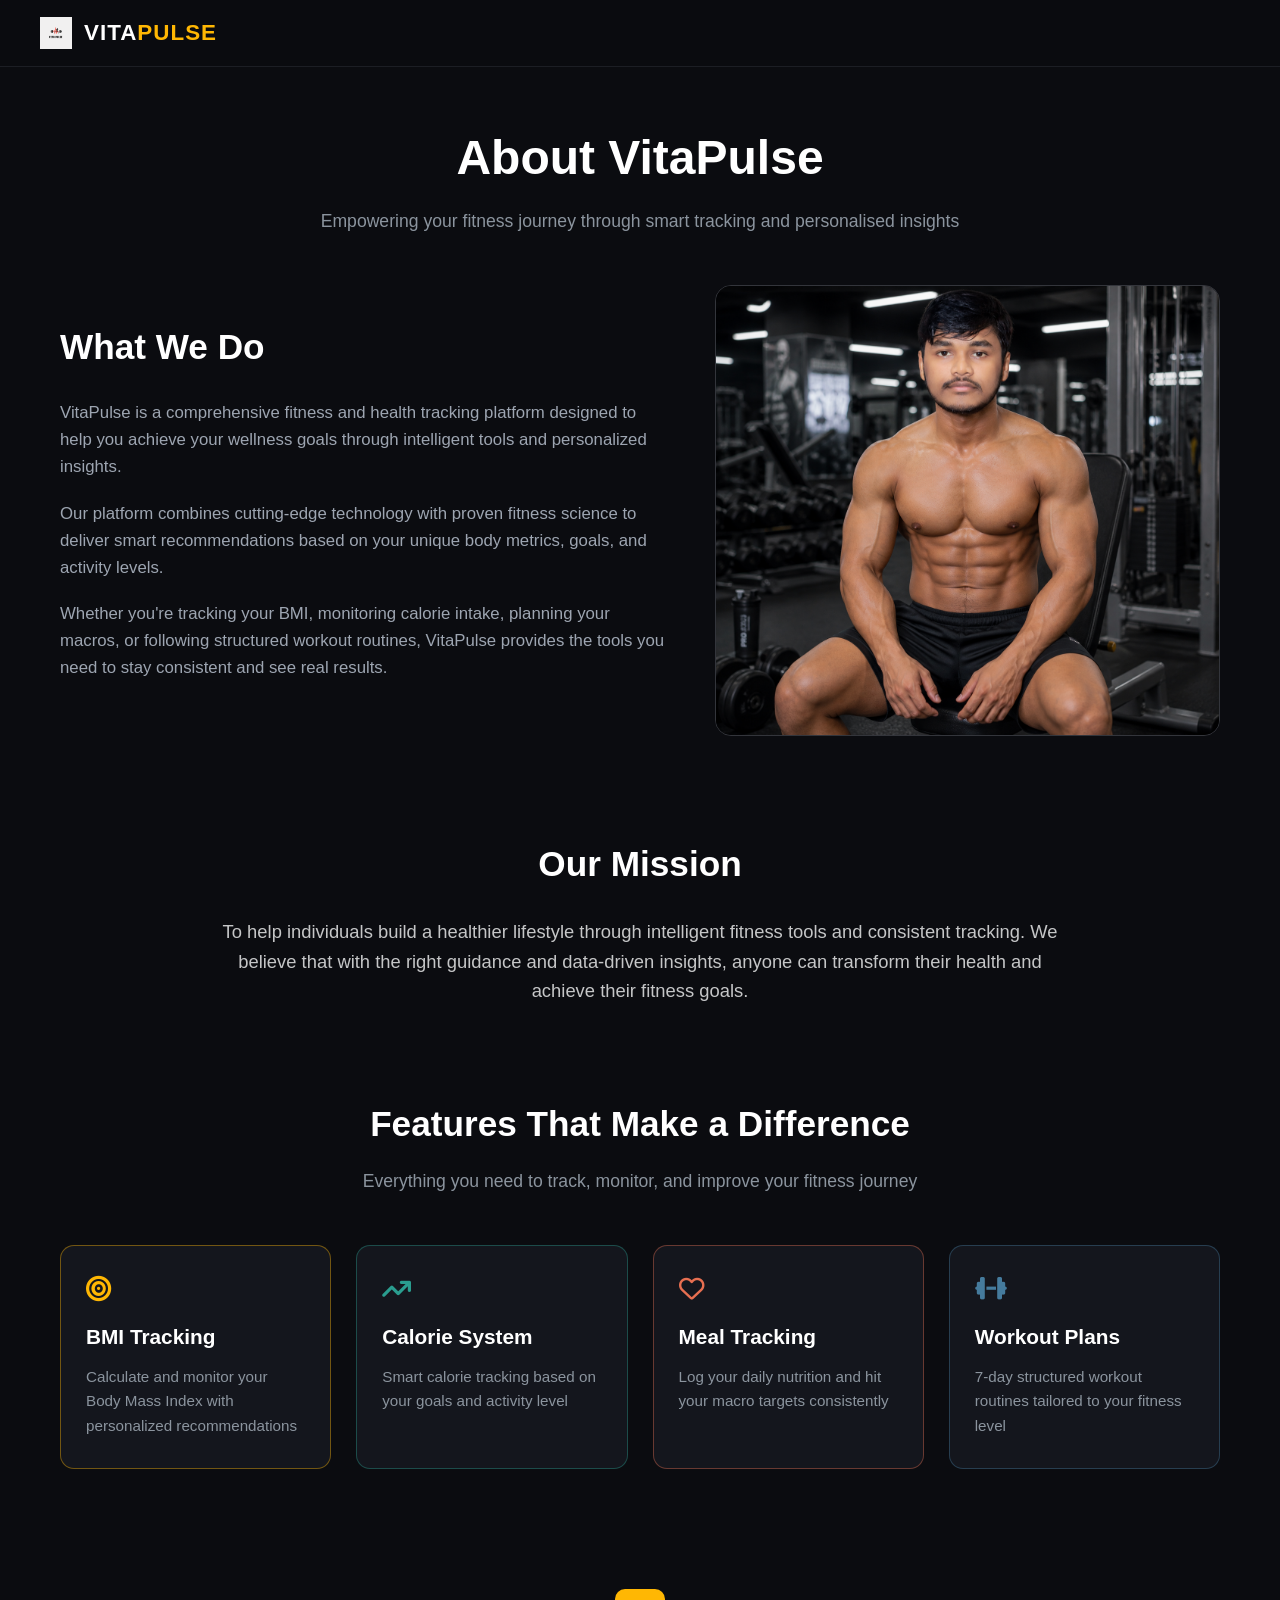
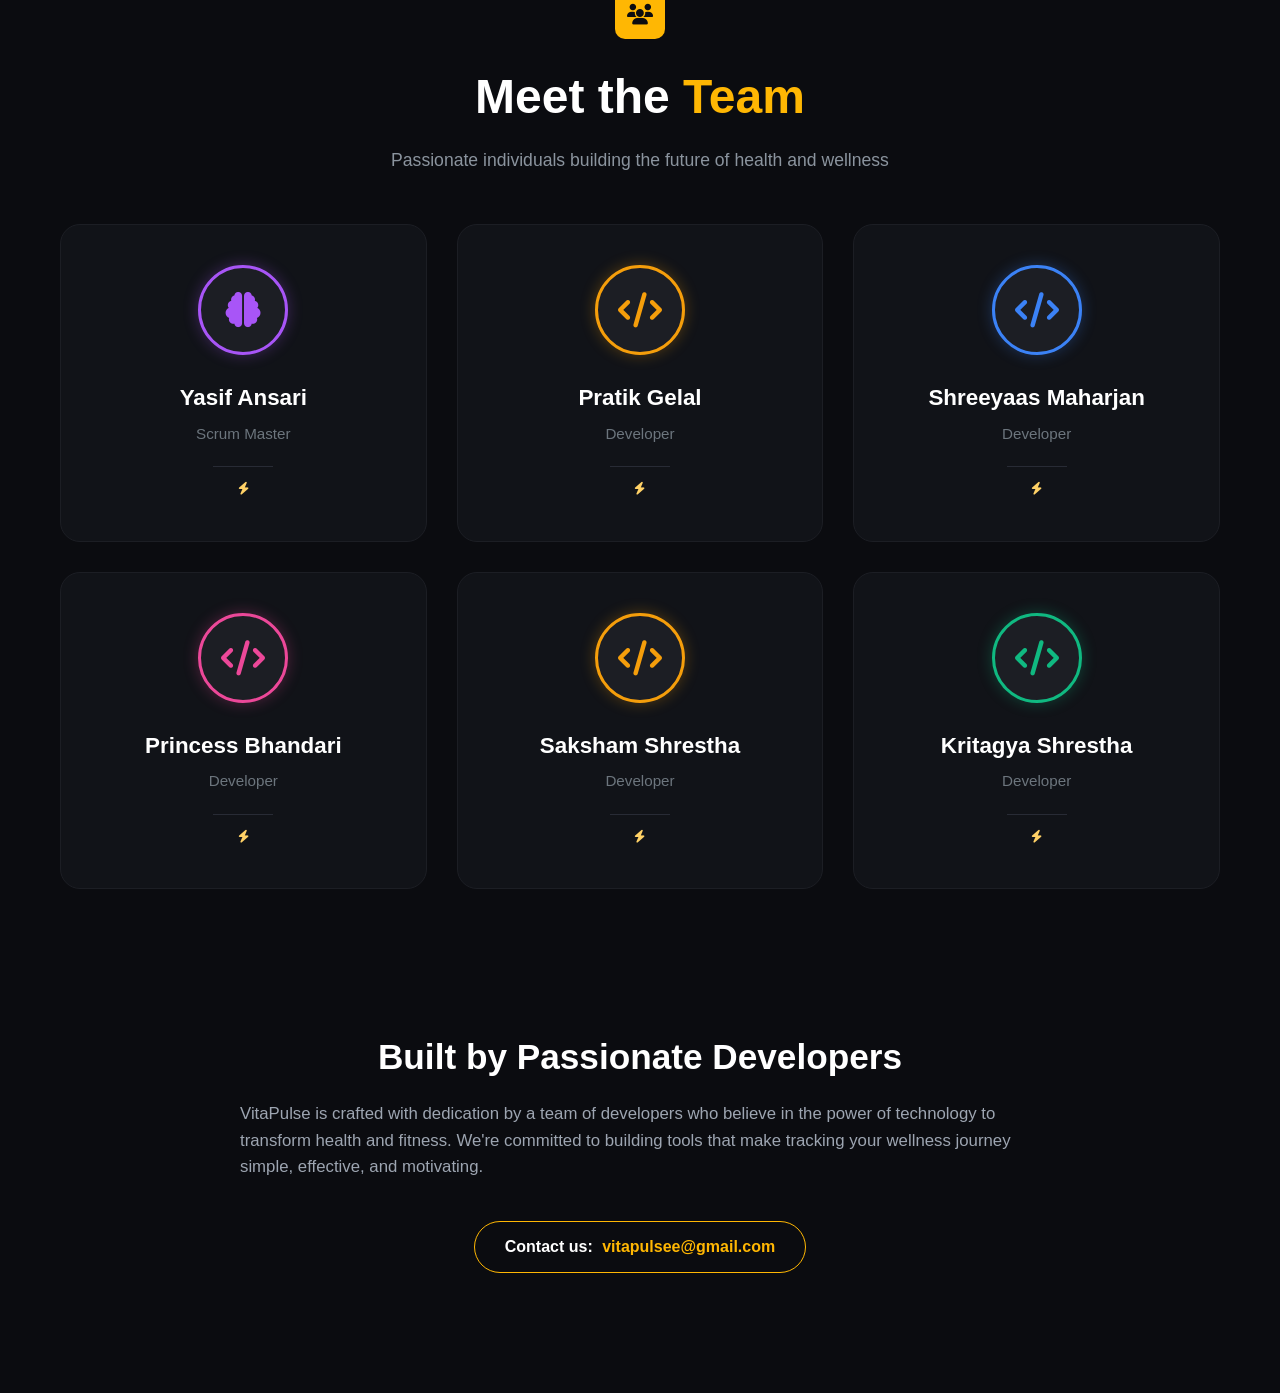
<file: about.html>
<!DOCTYPE html>
<html lang="en">

<head>
    <meta charset="UTF-8">
    <meta name="viewport" content="width=device-width, initial-scale=1.0">
    <title>About VitaPulse</title>
    <link rel="stylesheet" href="https://cdnjs.cloudflare.com/ajax/libs/font-awesome/6.4.0/css/all.min.css">

    <style>
        /* Base Resets */
        * {
            margin: 0;
            padding: 0;
            box-sizing: border-box;
        }

        body {
            background-color: #0b0c10;
            color: #c5c6c7;
            font-family: 'Segoe UI', Tahoma, Geneva, Verdana, sans-serif;
            line-height: 1.6;
        }

        /* Top Navigation Header */
        .header-nav {
            position: fixed;
            top: 0;
            left: 0;
            width: 100%;
            background-color: rgba(11, 12, 16, 0.95);
            backdrop-filter: blur(8px);
            border-bottom: 1px solid #1c1e24;
            z-index: 1000;
            padding: 15px 40px;
            display: flex;
            align-items: center;
        }

        .logo-link {
            display: flex;
            align-items: center;
            text-decoration: none;
            gap: 12px;
            transition: opacity 0.2s ease;
        }

        .logo-link:hover {
            opacity: 0.85;
        }

        .nav-logo {
            width: 32px;
            height: 32px;
            object-fit: contain;
        }

        .brand-text {
            color: #ffffff;
            font-size: 1.4rem;
            font-weight: 800;
            letter-spacing: 1px;
            text-transform: uppercase;
        }

        .brand-text span {
            color: #ffb703;
            /* Matches highlight text color */
        }

        /* Main Container Adjustment to account for fixed header */
        .container {
            max-width: 1200px;
            margin: 0 auto;
            padding: 120px 20px 60px 20px;
            /* Top padding ensures content starts below nav */
        }

        /* Adjust subsequent sections spacing since first section uses top padding */
        .mission-features-section .container,
        .team-section .container,
        .built-by-section .container {
            padding-top: 40px;
            padding-bottom: 40px;
        }

        /* Typography & Headings */
        .section-title {
            font-size: 3rem;
            font-weight: 700;
            color: #ffffff;
            text-align: center;
            margin-bottom: 10px;
        }

        .section-subtitle {
            font-size: 1.1rem;
            color: #8b949e;
            text-align: center;
            margin-bottom: 50px;
        }

        .sub-heading {
            font-size: 2.2rem;
            color: #ffffff;
            margin-bottom: 25px;
        }

        .sub-heading.centered {
            text-align: center;
            margin-bottom: 15px;
        }

        .highlight-text {
            color: #ffb703;
        }

        /* What We Do Section Layout */
        .what-we-do-grid {
            display: grid;
            grid-template-columns: 1.2fr 1fr;
            gap: 50px;
            align-items: center;
            margin-top: 40px;
        }

        .text-content p {
            font-size: 1.05rem;
            margin-bottom: 20px;
            color: #9da5b1;
        }

        .image-content {
            display: flex;
            justify-content: center;
        }

        .about-img {
            width: 100%;
            max-width: 520px;
            border-radius: 16px;
            border: 1px solid #33353b;
            object-fit: cover;
        }

        /* Mission Box */
        .mission-box {
            text-align: center;
            max-width: 850px;
            margin: 0 auto 90px auto;
        }

        .mission-box p {
            font-size: 1.15rem;
            color: #c5c6c7;
        }

        /* Features Cards Layout */
        .features-wrapper {
            margin-bottom: 40px;
        }

        .features-grid {
            display: grid;
            grid-template-columns: repeat(auto-fit, minmax(260px, 1fr));
            gap: 25px;
        }

        .feature-card {
            background-color: #14161d;
            border-radius: 14px;
            padding: 30px 25px;
            transition: all 0.3s ease;
        }

        .feature-card h3 {
            color: #ffffff;
            font-size: 1.3rem;
            margin-bottom: 12px;
        }

        .feature-card p {
            color: #8b949e;
            font-size: 0.95rem;
        }

        .card-icon {
            font-size: 1.6rem;
            margin-bottom: 18px;
            display: flex;
        }

        /* Feature Borders & Accents based on image gradients */
        .feature-card.bmi {
            border: 1px solid rgba(255, 183, 3, 0.4);
        }

        .feature-card.bmi .card-icon {
            color: #ffb703;
        }

        .feature-card.calorie {
            border: 1px solid rgba(42, 157, 143, 0.4);
        }

        .feature-card.calorie .card-icon {
            color: #2a9d8f;
        }

        .feature-card.meal {
            border: 1px solid rgba(231, 111, 81, 0.4);
        }

        .feature-card.meal .card-icon {
            color: #e76f51;
        }

        .feature-card.workout {
            border: 1px solid rgba(69, 123, 157, 0.4);
        }

        .feature-card.workout .card-icon {
            color: #457b9d;
        }

        /* Team Section Styling */
        .team-section {
            background-color: #0b0c10;
            padding-bottom: 60px;
        }

        .team-icon-header {
            background: #ffb703;
            width: 50px;
            height: 50px;
            border-radius: 10px;
            display: flex;
            justify-content: center;
            align-items: center;
            margin: 0 auto 20px auto;
        }

        .team-icon-header i {
            color: #0b0c10;
            font-size: 1.3rem;
        }

        .team-grid {
            display: grid;
            grid-template-columns: repeat(auto-fit, minmax(320px, 1fr));
            gap: 30px;
            margin-top: 50px;
        }

        .team-card {
            background-color: #111318;
            border: 1px solid #1c1e24;
            border-radius: 20px;
            padding: 40px 30px;
            text-align: center;
            transition: transform 0.3s ease, border 0.3s ease;
        }

        .team-card:hover {
            transform: translateY(-5px);
            border-color: #33353b;
        }

        .team-avatar {
            width: 90px;
            height: 90px;
            border-radius: 50%;
            margin: 0 auto 25px auto;
            display: flex;
            justify-content: center;
            align-items: center;
            background: #1c1e24;
            border: 3px solid transparent;
        }

        .team-avatar i {
            font-size: 2.2rem;
        }

        /* Team Avatar Glowing Accents */
        .team-avatar.purple {
            border-color: #a855f7;
            box-shadow: 0 0 15px rgba(168, 85, 247, 0.3);
        }

        .team-avatar.purple i {
            color: #a855f7;
        }

        .team-avatar.orange {
            border-color: #f59e0b;
            box-shadow: 0 0 15px rgba(245, 158, 11, 0.3);
        }

        .team-avatar.orange i {
            color: #f59e0b;
        }

        .team-avatar.blue {
            border-color: #3b82f6;
            box-shadow: 0 0 15px rgba(59, 130, 246, 0.3);
        }

        .team-avatar.blue i {
            color: #3b82f6;
        }

        .team-avatar.pink {
            border-color: #ec4899;
            box-shadow: 0 0 15px rgba(236, 72, 153, 0.3);
        }

        .team-avatar.pink i {
            color: #ec4899;
        }

        .team-avatar.green {
            border-color: #10b981;
            box-shadow: 0 0 15px rgba(16, 185, 129, 0.3);
        }

        .team-avatar.green i {
            color: #10b981;
        }

        .team-card h3 {
            font-size: 1.4rem;
            color: #ffffff;
            margin-bottom: 6px;
            font-weight: 600;
        }

        .team-card .role {
            font-size: 0.95rem;
            color: #6c757d;
            margin-bottom: 20px;
        }

        .spark-line {
            border-top: 1px solid #282b35;
            width: 60px;
            margin: 0 auto;
            padding-top: 8px;
        }

        .spark {
            color: #ffd166;
            font-size: 0.8rem;
        }

        /* Built By Developers / Footer Content */
        .built-by-section {
            background-color: #0b0c10;
            padding-bottom: 80px;
        }

        .footer-desc {
            max-width: 800px;
            margin: 0 auto 30px auto;
            color: #9da5b1;
            font-size: 1.05rem;
        }

        .contact-box {
            text-align: center;
            margin-top: 40px;
        }

        .contact-box p {
            display: inline-block;
            padding: 12px 30px;
            border-radius: 50px;
            border: 1px solid #ffb703;
            font-weight: bold;
            color: #ffffff;
        }

        .contact-box a {
            color: #ffb703;
            text-decoration: none;
            margin-left: 5px;
        }

        .contact-box a:hover {
            text-decoration: underline;
        }

        /* Responsive Grid */
        @media (max-width: 768px) {
            .header-nav {
                padding: 15px 20px;
            }

            .brand-text {
                font-size: 1.2rem;
            }

            .what-we-do-grid {
                grid-template-columns: 1fr;
                gap: 30px;
            }

            .section-title {
                font-size: 2.2rem;
            }
        }
    </style>
</head>

<body>

    <header class="header-nav">
        <a href="index.html" class="logo-link">
            <img src="Vita pulse.png" alt="Logo" class="nav-logo">
            <span class="brand-text">Vita<span>Pulse</span></span>
        </a>
    </header>

    <section class="about-section">
        <div class="container">
            <h1 class="section-title">About VitaPulse</h1>
            <p class="section-subtitle">Empowering your fitness journey through smart tracking and personalised insights
            </p>

            <div class="what-we-do-grid">
                <div class="text-content">
                    <h2 class="sub-heading">What We Do</h2>
                    <p>VitaPulse is a comprehensive fitness and health tracking platform designed to help you achieve
                        your wellness goals through intelligent tools and personalized insights.</p>
                    <p>Our platform combines cutting-edge technology with proven fitness science to deliver smart
                        recommendations based on your unique body metrics, goals, and activity levels.</p>
                    <p>Whether you're tracking your BMI, monitoring calorie intake, planning your macros, or following
                        structured workout routines, VitaPulse provides the tools you need to stay consistent and see
                        real results.</p>
                </div>
                <div class="image-content">
                    <img src="scrum.png" alt="Fitness Training" class="about-img">
                </div>
            </div>
        </div>
    </section>

    <section class="mission-features-section">
        <div class="container">
            <div class="mission-box">
                <h2 class="sub-heading">Our Mission</h2>
                <p>To help individuals build a healthier lifestyle through intelligent fitness tools and consistent
                    tracking. We believe that with the right guidance and data-driven insights, anyone can transform
                    their health and achieve their fitness goals.</p>
            </div>

            <div class="features-wrapper">
                <h2 class="sub-heading centered">Features That Make a Difference</h2>
                <p class="section-subtitle">Everything you need to track, monitor, and improve your fitness journey</p>

                <div class="features-grid">
                    <div class="feature-card bmi">
                        <div class="card-icon"><i class="fa-solid fa-bullseye"></i></div>
                        <h3>BMI Tracking</h3>
                        <p>Calculate and monitor your Body Mass Index with personalized recommendations</p>
                    </div>

                    <div class="feature-card calorie">
                        <div class="card-icon"><i class="fa-solid fa-arrow-trend-up"></i></div>
                        <h3>Calorie System</h3>
                        <p>Smart calorie tracking based on your goals and activity level</p>
                    </div>

                    <div class="feature-card meal">
                        <div class="card-icon"><i class="fa-regular fa-heart"></i></div>
                        <h3>Meal Tracking</h3>
                        <p>Log your daily nutrition and hit your macro targets consistently</p>
                    </div>

                    <div class="feature-card workout">
                        <div class="card-icon"><i class="fa-solid fa-dumbbell"></i></div>
                        <h3>Workout Plans</h3>
                        <p>7-day structured workout routines tailored to your fitness level</p>
                    </div>
                </div>
            </div>
        </div>
    </section>

    <section class="team-section">
        <div class="container">
            <div class="team-icon-header">
                <i class="fa-solid fa-users"></i>
            </div>
            <h2 class="section-title">Meet the <span class="highlight-text">Team</span></h2>
            <p class="section-subtitle">Passionate individuals building the future of health and wellness</p>

            <div class="team-grid">
                <div class="team-card">
                    <div class="team-avatar purple">
                        <i class="fa-solid fa-brain"></i>
                    </div>
                    <h3>Yasif Ansari</h3>
                    <p class="role">Scrum Master</p>
                    <div class="spark-line"><i class="fa-solid fa-bolt spark"></i></div>
                </div>

                <div class="team-card">
                    <div class="team-avatar orange">
                        <i class="fa-solid fa-code"></i>
                    </div>
                    <h3>Pratik Gelal</h3>
                    <p class="role">Developer</p>
                    <div class="spark-line"><i class="fa-solid fa-bolt spark"></i></div>
                </div>

                <div class="team-card">
                    <div class="team-avatar blue">
                        <i class="fa-solid fa-code"></i>
                    </div>
                    <h3>Shreeyaas Maharjan</h3>
                    <p class="role">Developer</p>
                    <div class="spark-line"><i class="fa-solid fa-bolt spark"></i></div>
                </div>

                <div class="team-card">
                    <div class="team-avatar pink">
                        <i class="fa-solid fa-code"></i>
                    </div>
                    <h3>Princess Bhandari</h3>
                    <p class="role">Developer</p>
                    <div class="spark-line"><i class="fa-solid fa-bolt spark"></i></div>
                </div>

                <div class="team-card">
                    <div class="team-avatar orange">
                        <i class="fa-solid fa-code"></i>
                    </div>
                    <h3>Saksham Shrestha</h3>
                    <p class="role">Developer</p>
                    <div class="spark-line"><i class="fa-solid fa-bolt spark"></i></div>
                </div>

                <div class="team-card">
                    <div class="team-avatar green">
                        <i class="fa-solid fa-code"></i>
                    </div>
                    <h3>Kritagya Shrestha</h3>
                    <p class="role">Developer</p>
                    <div class="spark-line"><i class="fa-solid fa-bolt spark"></i></div>
                </div>
            </div>
        </div>
    </section>

    <section class="built-by-section">
        <div class="container">
            <h2 class="sub-heading centered">Built by Passionate Developers</h2>
            <p class="footer-desc centered">VitaPulse is crafted with dedication by a team of developers who believe in
                the power of technology to transform health and fitness. We're committed to building tools that make
                tracking your wellness journey simple, effective, and motivating.</p>

            <div class="contact-box">
                <p>Contact us: <a href="mailto:vitapulsee@gmail.com">vitapulsee@gmail.com</a></p>
            </div>
        </div>
    </section>

</body>

</html>
</file>
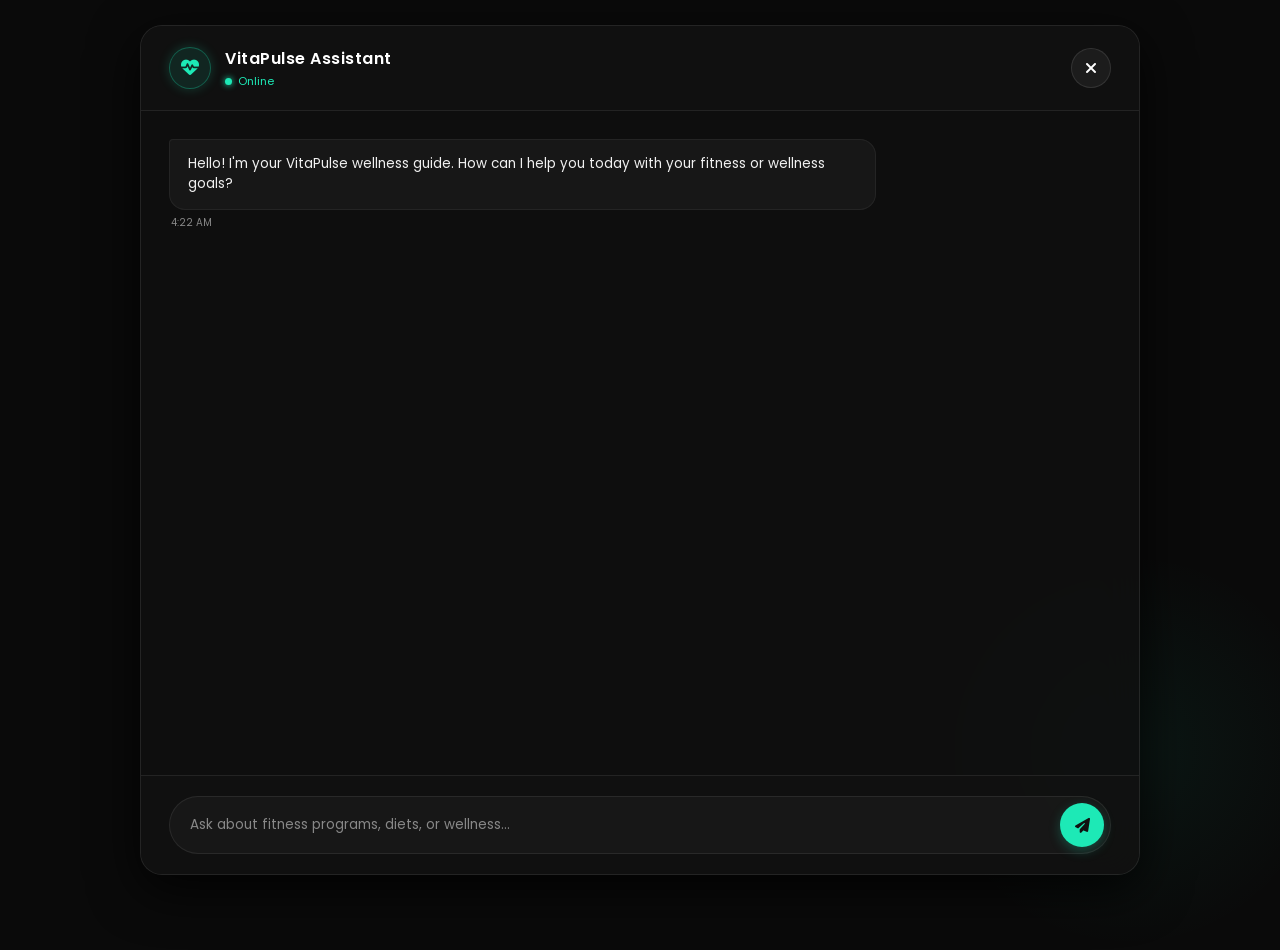
<file: chatbox.html>
<!DOCTYPE html>
<html lang="en">

<head>
    <meta charset="UTF-8">
    <meta name="viewport" content="width=device-width, initial-scale=1.0">
    <title>VitaPulse AI Assistant</title>

    <link rel="preconnect" href="https://fonts.googleapis.com">
    <link rel="preconnect" href="https://fonts.gstatic.com" crossorigin>
    <link href="https://fonts.googleapis.com/css2?family=Poppins:wght@300;400;500;600;700&display=swap"
        rel="stylesheet">
    <link rel="stylesheet" href="https://cdnjs.cloudflare.com/ajax/libs/font-awesome/6.4.0/css/all.min.css">

    <style>
        /* ---------- CSS CUSTOM PROPERTIES ---------- */
        :root {
            --bg-primary: #0a0a0a;
            --bg-card: #161616;
            --accent-teal: #1de9b6;
            --accent-gold: #f5a623;
            --text-primary: #ffffff;
            --text-muted: #888888;
            --border-subtle: rgba(255, 255, 255, 0.08);
            --radius-box: 22px;
            --radius-btn: 50px;
        }

        /* ---------- FULL SCREEN RESET ---------- */
        * {
            box-sizing: border-box;
            margin: 0;
            padding: 0;
        }

        body {
            background-color: var(--bg-primary);
            color: var(--text-primary);
            font-family: 'Poppins', sans-serif;
            height: 100vh;
            display: flex;
            align-items: center;
            justify-content: center;
            overflow: hidden;
            position: relative;
        }

        /* Subtle background glow effect */
        body::before {
            content: '';
            position: absolute;
            width: 400px;
            height: 400px;
            background: radial-gradient(circle, rgba(29, 233, 182, 0.06) 0%, transparent 70%);
            bottom: -50px;
            right: -50px;
            pointer-events: none;
            z-index: 0;
        }

        /* ---------- CHATBOX FULLSCREEN CONTAINER ---------- */
        .chat-container {
            width: 100%;
            height: 100%;
            max-width: 1000px;
            max-height: 850px;
            background: rgba(22, 22, 22, 0.7);
            border: 1px solid var(--border-subtle);
            border-radius: var(--radius-box);
            backdrop-filter: blur(20px);
            -webkit-backdrop-filter: blur(20px);
            display: flex;
            flex-direction: column;
            box-shadow: 0 15px 50px rgba(0, 0, 0, 0.8);
            z-index: 1;
            margin: 20px;
            overflow: hidden;
        }

        /* Mobile full screen override */
        @media (max-width: 768px) {
            .chat-container {
                margin: 0;
                border-radius: 0;
                border: none;
                max-height: 100vh;
            }
        }

        /* ---------- HEADER ---------- */
        .chat-header {
            padding: 20px 28px;
            background: rgba(15, 15, 15, 0.6);
            border-bottom: 1px solid var(--border-subtle);
            display: flex;
            justify-content: space-between;
            align-items: center;
        }

        .chat-identity {
            display: flex;
            align-items: center;
            gap: 14px;
        }

        .bot-avatar {
            width: 42px;
            height: 42px;
            background: rgba(29, 233, 182, 0.1);
            border: 1px solid rgba(29, 233, 182, 0.3);
            border-radius: 50%;
            display: flex;
            align-items: center;
            justify-content: center;
            color: var(--accent-teal);
            font-size: 18px;
            box-shadow: 0 0 12px rgba(29, 233, 182, 0.2);
        }

        .bot-status h2 {
            font-size: 16px;
            font-weight: 600;
            letter-spacing: 0.5px;
            margin-bottom: 2px;
        }

        .bot-status .status-tag {
            font-size: 11px;
            color: var(--accent-teal);
            display: flex;
            align-items: center;
            gap: 6px;
        }

        .status-tag::before {
            content: '';
            width: 7px;
            height: 7px;
            background-color: var(--accent-teal);
            border-radius: 50%;
            display: inline-block;
            box-shadow: 0 0 6px var(--accent-teal);
        }

        /* Close/Cancel cross button */
        .btn-close-chat {
            width: 40px;
            height: 40px;
            border-radius: 50%;
            background: rgba(255, 255, 255, 0.05);
            border: 1px solid rgba(255, 255, 255, 0.1);
            color: #ffffff;
            display: flex;
            align-items: center;
            justify-content: center;
            font-size: 16px;
            cursor: pointer;
            text-decoration: none;
            transition: all 0.2s ease;
        }

        .btn-close-chat:hover {
            background: rgba(245, 166, 35, 0.15);
            border-color: var(--accent-gold);
            color: var(--accent-gold);
            transform: scale(1.05);
        }

        /* ---------- CHAT AREA & MESSAGES ---------- */
        .chat-body {
            flex: 1;
            padding: 28px;
            overflow-y: auto;
            display: flex;
            flex-direction: column;
            gap: 20px;
            background: rgba(10, 10, 10, 0.4);
        }

        /* Custom scrollbar for message area */
        .chat-body::-webkit-scrollbar {
            width: 6px;
        }

        .chat-body::-webkit-scrollbar-thumb {
            background-color: rgba(255, 255, 255, 0.1);
            border-radius: 10px;
        }

        /* Single Message Bubble wrapper */
        .message {
            display: flex;
            flex-direction: column;
            max-width: 75%;
            animation: slideIn 0.3s ease forwards;
        }

        @keyframes slideIn {
            from {
                opacity: 0;
                transform: translateY(8px);
            }

            to {
                opacity: 1;
                transform: translateY(0);
            }
        }

        /* Bot replies aligned to the left */
        .message.bot {
            align-self: flex-start;
        }

        /* User messages aligned to the right */
        .message.user {
            align-self: flex-end;
        }

        .message-content {
            padding: 14px 18px;
            border-radius: 16px;
            font-size: 13.5px;
            line-height: 1.5;
            word-wrap: break-word;
        }

        .message.bot .message-content {
            background: rgba(255, 255, 255, 0.04);
            border: 1px solid rgba(255, 255, 255, 0.06);
            color: #f1f1f1;
            border-top-left-radius: 4px;
        }

        .message.user .message-content {
            background: var(--accent-teal);
            color: #111111;
            font-weight: 500;
            border-top-right-radius: 4px;
            box-shadow: 0 4px 15px rgba(29, 233, 182, 0.2);
        }

        .message-time {
            font-size: 10px;
            color: var(--text-muted);
            margin-top: 5px;
            align-self: flex-end;
        }

        .message.bot .message-time {
            align-self: flex-start;
            margin-left: 2px;
        }

        /* ---------- FOOTER INPUT ---------- */
        .chat-footer {
            padding: 20px 28px;
            background: rgba(15, 15, 15, 0.6);
            border-top: 1px solid var(--border-subtle);
        }

        .chat-input-form {
            display: flex;
            align-items: center;
            gap: 14px;
            background: rgba(255, 255, 255, 0.03);
            border: 1px solid var(--border-subtle);
            border-radius: var(--radius-btn);
            padding: 6px 6px 6px 20px;
            transition: border-color 0.2s ease, box-shadow 0.2s ease;
        }

        .chat-input-form:focus-within {
            border-color: rgba(29, 233, 182, 0.4);
            box-shadow: 0 0 10px rgba(29, 233, 182, 0.05);
        }

        .chat-input-form input {
            flex: 1;
            background: transparent;
            border: none;
            outline: none;
            color: #ffffff;
            font-size: 13.5px;
            font-family: 'Poppins', sans-serif;
            height: 44px;
        }

        .chat-input-form input::placeholder {
            color: var(--text-muted);
        }

        .btn-send {
            width: 44px;
            height: 44px;
            border-radius: 50%;
            background: var(--accent-teal);
            border: none;
            color: #111111;
            font-size: 15px;
            display: flex;
            align-items: center;
            justify-content: center;
            cursor: pointer;
            transition: all 0.2s ease;
            box-shadow: 0 4px 12px rgba(29, 233, 182, 0.25);
            flex-shrink: 0;
        }

        .btn-send:hover {
            transform: scale(1.04);
            background: #14cd9e;
        }
    </style>
</head>

<body>

    <div class="chat-container">
        <header class="chat-header">
            <div class="chat-identity">
                <div class="bot-avatar">
                    <i class="fa-solid fa-heart-pulse"></i>
                </div>
                <div class="bot-status">
                    <h2>VitaPulse Assistant</h2>
                    <span class="status-tag">Online</span>
                </div>
            </div>

            <a href="index.html" class="btn-close-chat" title="Exit Chat">
                <i class="fa-solid fa-xmark"></i>
            </a>
        </header>

        <main class="chat-body" id="chatBody">
            <div class="message bot">
                <div class="message-content">
                    Hello! I'm your VitaPulse wellness guide. How can I help you today with your fitness or wellness
                    goals?
                </div>
                <div class="message-time" id="welcomeTime"></div>
            </div>
        </main>

        <footer class="chat-footer">
            <form class="chat-input-form" id="chatForm">
                <input type="text" id="userInput" placeholder="Ask about fitness programs, diets, or wellness..."
                    autocomplete="off">
                <button type="submit" class="btn-send" aria-label="Send message">
                    <i class="fa-solid fa-paper-plane"></i>
                </button>
            </form>
        </footer>
    </div>

    <script>
        (function () {
            const chatForm = document.getElementById('chatForm');
            const userInput = document.getElementById('userInput');
            const chatBody = document.getElementById('chatBody');
            const welcomeTime = document.getElementById('welcomeTime');

            // Format current local time
            function getTime() {
                const now = new Date();
                let hours = now.getHours();
                let minutes = now.getMinutes();
                const ampm = hours >= 12 ? 'PM' : 'AM';
                hours = hours % 12 || 12;
                minutes = minutes < 10 ? '0' + minutes : minutes;
                return `${hours}:${minutes} ${ampm}`;
            }

            // Set dynamic time for initial bot message
            welcomeTime.textContent = getTime();

            // Handle user submission
            chatForm.addEventListener('submit', function (e) {
                e.preventDefault();
                const text = userInput.value.trim();
                if (!text) return;

                // 1. Add user message bubble
                appendMessage(text, 'user');
                userInput.value = '';

                // 2. Simulate typing delay & add bot reply
                setTimeout(() => {
                    const botResponse = getBotSimulatedResponse(text);
                    appendMessage(botResponse, 'bot');
                }, 750);
            });

            // Append messages directly into the UI
            function appendMessage(text, sender) {
                const msgWrapper = document.createElement('div');
                msgWrapper.classList.add('message', sender);

                const content = document.createElement('div');
                content.classList.add('message-content');
                content.textContent = text;

                const time = document.createElement('div');
                time.classList.add('message-time');
                time.textContent = getTime();

                msgWrapper.appendChild(content);
                msgWrapper.appendChild(time);
                chatBody.appendChild(msgWrapper);

                // Scroll automatically to bottom
                chatBody.scrollTop = chatBody.scrollHeight;
            }

            // Simple mocked responses for a complete frontend demonstration
            function getBotSimulatedResponse(query) {
                const lower = query.toLowerCase();
                if (lower.includes('hello') || lower.includes('hi')) {
                    return "Hi there! How can I assist you with your fitness and health journey today?";
                } else if (lower.includes('fitness') || lower.includes('workout')) {
                    return "We offer high-protein meal plans and customized fitness routines! You can check out our programs in the Wellness section.";
                } else if (lower.includes('bmi')) {
                    return "You can use our active BMI Calculator in the site navigation to check your health baseline!";
                }
                return "That's a fantastic goal. Let's build your routine together. Is there anything specific you would like to know?";
            }
        })();
    </script>
</body>

</html>
</file>
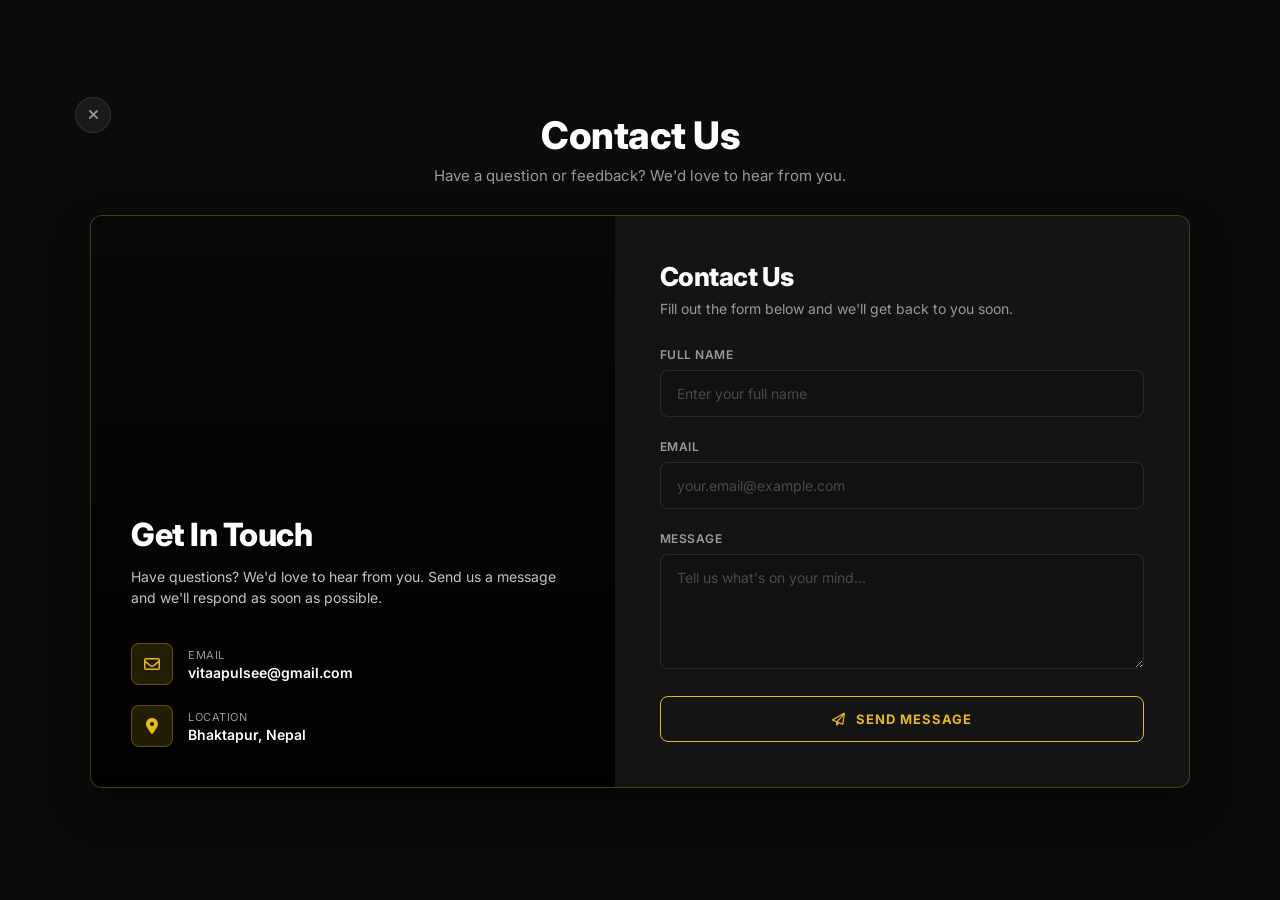
<file: contact.html>
<!DOCTYPE html>
<html lang="en">

<head>
    <meta charset="UTF-8">
    <meta name="viewport" content="width=device-width, initial-scale=1.0">
    <title>Contact Us</title>

    <link rel="preconnect" href="https://fonts.googleapis.com">
    <link rel="preconnect" href="https://fonts.gstatic.com" crossorigin>
    <link href="https://fonts.googleapis.com/css2?family=Inter:wght@400;500;600;700;800&display=swap" rel="stylesheet">
    <link rel="stylesheet" href="https://cdnjs.cloudflare.com/ajax/libs/font-awesome/6.4.0/css/all.min.css">

    <style>
        /* RESET & VARIABLES */
        * {
            margin: 0;
            padding: 0;
            box-sizing: border-box;
        }

        :root {
            --bg-color: #0b0b0b;
            --card-bg: #141414;
            --input-bg: #111111;
            --accent-color: #e5b824;
            /* Warm gold/yellow accent */
            --text-primary: #ffffff;
            --text-secondary: #999999;
            --border-color: rgba(229, 184, 36, 0.25);
            --input-border: rgba(255, 255, 255, 0.1);
            --border-radius: 12px;
        }

        body {
            font-family: 'Inter', sans-serif;
            background-color: var(--bg-color);
            color: var(--text-primary);
            min-height: 100vh;
            display: flex;
            justify-content: center;
            align-items: center;
            padding: 20px;
        }

        /* MAIN CONTAINER & HEADER */
        .contact-page-wrapper {
            position: relative;
            width: 100%;
            max-width: 1100px;
            display: flex;
            flex-direction: column;
            align-items: center;
            gap: 30px;
        }

        .close-btn {
            position: absolute;
            top: -15px;
            left: -15px;
            background: #1a1a1a;
            border: 1px solid var(--input-border);
            color: var(--text-secondary);
            border-radius: 50%;
            width: 36px;
            height: 36px;
            display: flex;
            justify-content: center;
            align-items: center;
            cursor: pointer;
            font-size: 14px;
            transition: all 0.2s ease;
            z-index: 10;
        }

        .close-btn:hover {
            color: var(--text-primary);
            background: #2a2a2a;
        }

        .page-header {
            text-align: center;
        }

        .page-header h1 {
            font-size: 38px;
            font-weight: 800;
            letter-spacing: -0.5px;
            margin-bottom: 8px;
        }

        .page-header p {
            color: var(--text-secondary);
            font-size: 15px;
        }

        /* CARD LAYOUT */
        .contact-card {
            width: 100%;
            background-color: var(--card-bg);
            border: 1px solid var(--border-color);
            border-radius: var(--border-radius);
            display: flex;
            overflow: hidden;
            box-shadow: 0 20px 40px rgba(0, 0, 0, 0.4);
        }

        /* LEFT SIDE: VISUALS & INFO */
        .info-sidebar {
            flex: 1.1;
            position: relative;
            background-image: url('https://images.unsplash.com/photo-1540497077202-7c8a3999166f?q=80&w=1000&auto=format&fit=crop');
            background-size: cover;
            background-position: center;
            display: flex;
            align-items: flex-end;
            padding: 40px;
        }

        .info-sidebar .overlay {
            position: absolute;
            top: 0;
            left: 0;
            width: 100%;
            height: 100%;
            background: linear-gradient(0deg, rgba(0, 0, 0, 0.95) 0%, rgba(0, 0, 0, 0.6) 100%);
            z-index: 1;
        }

        .sidebar-content {
            position: relative;
            z-index: 2;
            width: 100%;
        }

        .sidebar-content h2 {
            font-size: 32px;
            font-weight: 800;
            margin-bottom: 12px;
            letter-spacing: -0.5px;
        }

        .sidebar-content p {
            color: #c5c5c5;
            font-size: 14px;
            line-height: 1.5;
            margin-bottom: 35px;
        }

        .contact-details {
            display: flex;
            flex-direction: column;
            gap: 20px;
        }

        .detail-item {
            display: flex;
            align-items: center;
            gap: 15px;
        }

        .icon-box {
            width: 42px;
            height: 42px;
            background-color: rgba(229, 184, 36, 0.15);
            border: 1px solid rgba(229, 184, 36, 0.3);
            border-radius: 8px;
            display: flex;
            justify-content: center;
            align-items: center;
            color: var(--accent-color);
            font-size: 16px;
        }

        .detail-text {
            display: flex;
            flex-direction: column;
        }

        .detail-text .label {
            font-size: 11px;
            text-transform: uppercase;
            color: var(--text-secondary);
            letter-spacing: 0.5px;
            margin-bottom: 2px;
        }

        .detail-text .value {
            font-size: 14px;
            font-weight: 600;
            color: var(--text-primary);
        }

        /* RIGHT SIDE: FORM */
        .form-container {
            flex: 1.2;
            padding: 45px;
            display: flex;
            flex-direction: column;
            justify-content: center;
        }

        .contact-form {
            display: flex;
            flex-direction: column;
            gap: 22px;
        }

        .contact-form h3 {
            font-size: 26px;
            font-weight: 800;
            letter-spacing: -0.5px;
        }

        .form-subtext {
            color: var(--text-secondary);
            font-size: 14px;
            margin-top: -14px;
            margin-bottom: 8px;
        }

        .form-group {
            display: flex;
            flex-direction: column;
            gap: 8px;
        }

        .form-group label {
            font-size: 12px;
            font-weight: 600;
            text-transform: uppercase;
            color: var(--text-secondary);
            letter-spacing: 0.5px;
        }

        .form-group input,
        .form-group textarea {
            background-color: var(--input-bg);
            border: 1px solid var(--input-border);
            color: var(--text-primary);
            padding: 14px 16px;
            border-radius: 8px;
            font-family: inherit;
            font-size: 14px;
            outline: none;
            transition: border-color 0.2s ease, box-shadow 0.2s ease;
        }

        .form-group input:focus,
        .form-group textarea:focus {
            border-color: var(--accent-color);
            box-shadow: 0 0 8px rgba(229, 184, 36, 0.15);
        }

        .form-group input::placeholder,
        .form-group textarea::placeholder {
            color: #4a4a4a;
        }

        .form-group textarea {
            resize: vertical;
        }

        .submit-btn {
            background-color: transparent;
            color: var(--accent-color);
            border: 1px solid var(--accent-color);
            padding: 14px;
            border-radius: 8px;
            font-family: inherit;
            font-weight: 700;
            font-size: 13px;
            text-transform: uppercase;
            letter-spacing: 1px;
            cursor: pointer;
            display: flex;
            justify-content: center;
            align-items: center;
            gap: 10px;
            margin-top: 5px;
            transition: background-color 0.2s ease, color 0.2s ease;
        }

        .submit-btn:hover {
            background-color: var(--accent-color);
            color: #000;
        }

        /* RESPONSIVE DESIGN */
        @media (max-width: 850px) {
            .contact-card {
                flex-direction: column;
            }

            .info-sidebar {
                min-height: 350px;
                padding: 30px;
            }

            .form-container {
                padding: 30px;
            }

            .close-btn {
                top: 15px;
                left: 15px;
            }
        }
    </style>
</head>

<body>

    <main class="contact-page-wrapper">
        <button class="close-btn" id="closeBtn" aria-label="Close form">
            <i class="fa-solid fa-xmark"></i>
        </button>

        <header class="page-header">
            <h1>Contact Us</h1>
            <p>Have a question or feedback? We'd love to hear from you.</p>
        </header>

        <div class="contact-card">

            <div class="info-sidebar">
                <div class="overlay"></div>
                <div class="sidebar-content">
                    <h2>Get In Touch</h2>
                    <p>Have questions? We'd love to hear from you. Send us a message and we'll respond as soon as
                        possible.</p>

                    <div class="contact-details">
                        <div class="detail-item">
                            <div class="icon-box">
                                <i class="fa-regular fa-envelope"></i>
                            </div>
                            <div class="detail-text">
                                <span class="label">Email</span>
                                <span class="value">vitaapulsee@gmail.com</span>
                            </div>
                        </div>

                        <div class="detail-item">
                            <div class="icon-box">
                                <i class="fa-solid fa-location-dot"></i>
                            </div>
                            <div class="detail-text">
                                <span class="label">Location</span>
                                <span class="value">Bhaktapur, Nepal</span>
                            </div>
                        </div>
                    </div>
                </div>
            </div>

            <div class="form-container">
                <form id="contactForm" class="contact-form">
                    <h3>Contact Us</h3>
                    <p class="form-subtext">Fill out the form below and we'll get back to you soon.</p>

                    <div class="form-group">
                        <label for="fullName">Full Name</label>
                        <input type="text" id="fullName" name="fullName" placeholder="Enter your full name" required>
                    </div>

                    <div class="form-group">
                        <label for="email">Email</label>
                        <input type="email" id="email" name="email" placeholder="your.email@example.com" required>
                    </div>

                    <div class="form-group">
                        <label for="message">Message</label>
                        <textarea id="message" name="message" rows="5" placeholder="Tell us what's on your mind..."
                            required></textarea>
                    </div>

                    <button type="submit" class="submit-btn">
                        <i class="fa-regular fa-paper-plane"></i> Send Message
                    </button>
                </form>
            </div>

        </div>
    </main>

    <script>
        document.addEventListener('DOMContentLoaded', () => {
            const contactForm = document.getElementById('contactForm');
            const closeBtn = document.getElementById('closeBtn');

            // Form submission handling
            contactForm.addEventListener('submit', (e) => {
                e.preventDefault();

                // Get input values
                const name = document.getElementById('fullName').value;
                const email = document.getElementById('email').value;
                const message = document.getElementById('message').value;

                // Perform your custom action here
                console.log('Form Submitted:', { name, email, message });

                // Quick visual confirmation
                alert(`Thanks, ${name}! Your message has been sent.`);
                contactForm.reset();
            });

            // Close button handling
            closeBtn.addEventListener('click', () => {
                // You can link this to redirecting home or hiding a modal
                console.log('Close button clicked.');
                window.history.back();
            });
        });
    </script>

</body>

</html>
</file>
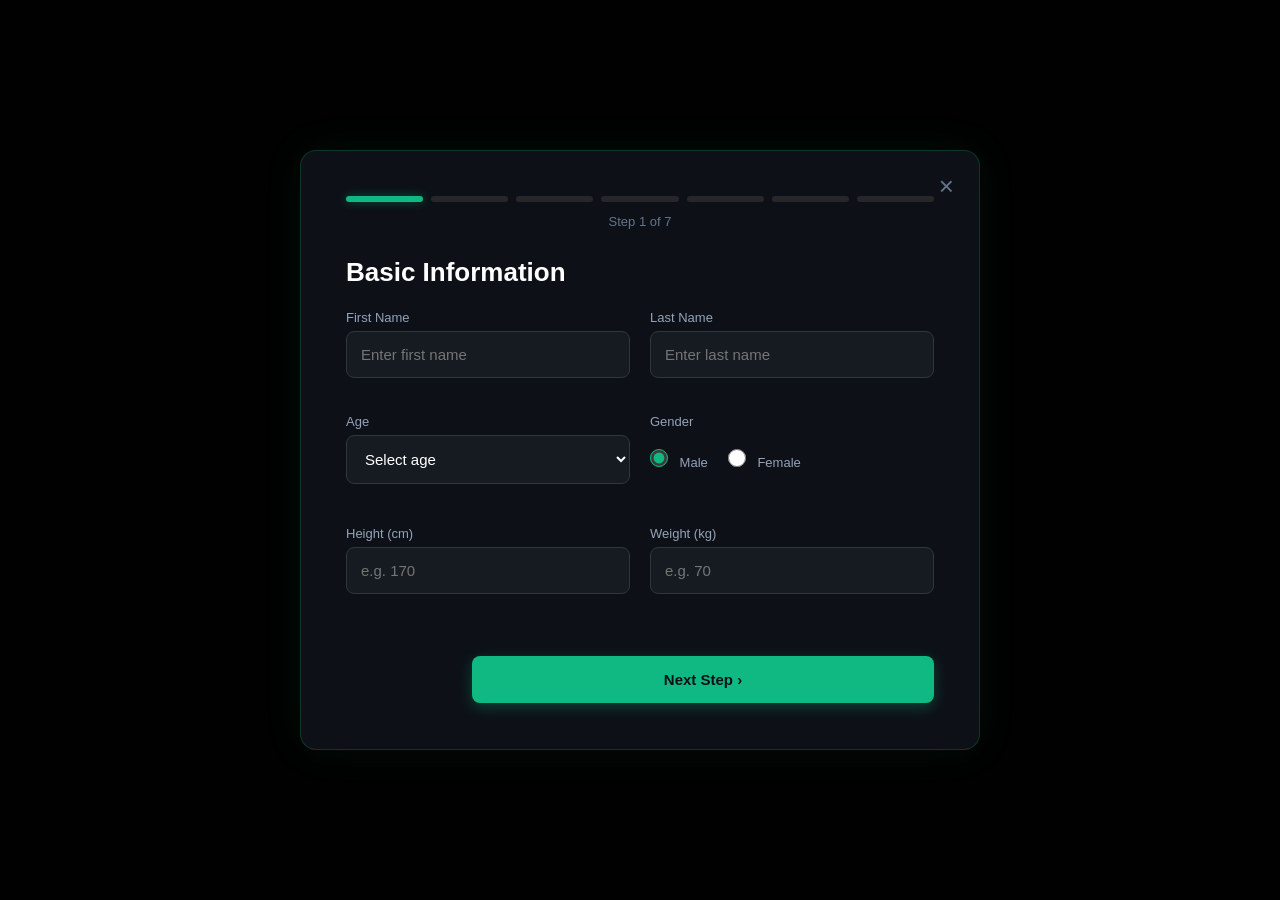
<file: getstarted.html>
<!DOCTYPE html>
<html lang="en">

<head>
    <meta charset="UTF-8">
    <meta name="viewport" content="width=device-width, initial-scale=1.0">
    <title>Get Started - VitaPulse</title>

    <style>
        * {
            box-sizing: border-box;
            margin: 0;
            padding: 0;
            font-family: 'Segoe UI', Tahoma, Geneva, Verdana, sans-serif;
        }

        body {
            background: #0a0a0c;
            color: #e2e8f0;
            display: flex;
            justify-content: center;
            align-items: center;
            min-height: 100vh;
            overflow: hidden;
        }

        .modal-overlay {
            background: rgba(0, 0, 0, 0.85);
            width: 100vw;
            height: 100vh;
            display: flex;
            justify-content: center;
            align-items: center;
        }

        .modal-container {
            background: #0d1117;
            border: 1px solid rgba(34, 197, 94, 0.2);
            /* Soft green matching the active progress accent */
            border-radius: 16px;
            width: 680px;
            /* Increased size to match screenshot exactly */
            min-height: 520px;
            max-width: 95%;
            padding: 45px;
            position: relative;
            box-shadow: 0 0 40px rgba(34, 197, 94, 0.08);
            display: flex;
            flex-direction: column;
            justify-content: space-between;
        }

        .close-btn {
            position: absolute;
            top: 20px;
            right: 25px;
            background: none;
            border: none;
            color: #64748b;
            font-size: 26px;
            cursor: pointer;
            transition: color 0.2s;
        }

        .close-btn:hover {
            color: #ef4444;
        }

        /* Progress bar segments */
        .progress-bar-container {
            display: flex;
            gap: 8px;
            margin-bottom: 12px;
        }

        .progress-segment {
            flex: 1;
            height: 6px;
            background: #27272a;
            border-radius: 3px;
            transition: background 0.3s ease;
        }

        .progress-segment.active {
            background: #10b981;
            /* Vibrant emerald green */
            box-shadow: 0 0 10px rgba(16, 185, 129, 0.4);
        }

        .step-indicator {
            color: #64748b;
            font-size: 13px;
            text-align: center;
            margin-bottom: 28px;
        }

        h2 {
            font-size: 26px;
            margin-bottom: 22px;
            color: #fff;
        }

        /* Steps & Layout Transitions */
        .step-content {
            display: none;
            opacity: 0;
            transform: translateY(10px);
            transition: all 0.4s ease-in-out;
            flex-grow: 1;
        }

        .step-content.active {
            display: flex;
            flex-direction: column;
            justify-content: flex-start;
            opacity: 1;
            transform: translateY(0);
        }

        /* Form Fields Grid For Step 1 */
        .form-grid {
            display: grid;
            grid-template-columns: repeat(2, 1fr);
            gap: 20px;
            margin-bottom: 15px;
        }

        .input-group {
            margin-bottom: 16px;
        }

        .input-group label {
            display: block;
            font-size: 13px;
            color: #94a3b8;
            margin-bottom: 6px;
        }

        .input-group input,
        .input-group select {
            width: 100%;
            padding: 14px;
            background: #161b22;
            border: 1px solid #30363d;
            border-radius: 8px;
            color: #fff;
            font-size: 15px;
            outline: none;
            transition: border-color 0.2s, box-shadow 0.2s;
        }

        .input-group input:focus,
        .input-group select:focus {
            border-color: #10b981;
            box-shadow: 0 0 6px rgba(16, 185, 129, 0.2);
        }

        /* Gender selection layout */
        .radio-group {
            display: flex;
            gap: 20px;
            padding: 14px 0;
            align-items: center;
        }

        .radio-label {
            display: flex;
            align-items: center;
            font-size: 15px;
            color: #e2e8f0;
            cursor: pointer;
        }

        .radio-label input {
            margin-right: 8px;
            accent-color: #10b981;
            width: 18px;
            height: 18px;
        }

        /* Option Lists & Buttons Styles */
        .options-list,
        .grid-options {
            display: flex;
            flex-direction: column;
            gap: 14px;
        }

        .grid-options {
            display: grid;
            grid-template-columns: repeat(2, 1fr);
        }

        .other-condition-box {
            grid-column: span 2;
            margin-top: 10px;
        }

        .option-btn {
            background: #161b22;
            border: 1px solid #30363d;
            color: #e2e8f0;
            padding: 16px 20px;
            border-radius: 10px;
            text-align: left;
            font-size: 15px;
            cursor: pointer;
            transition: all 0.2s ease-in-out;
            display: flex;
            align-items: center;
        }

        .option-btn .icon {
            margin-right: 14px;
            font-size: 20px;
        }

        .option-btn:hover {
            border-color: #10b981;
            background: #1c2128;
        }

        .option-btn.selected {
            border-color: #10b981;
            background: rgba(16, 185, 129, 0.08);
            color: #10b981;
        }

        /* Footer Navigation */
        .modal-footer {
            display: flex;
            justify-content: space-between;
            align-items: center;
            margin-top: 30px;
        }

        .footer-btn {
            padding: 15px 32px;
            border-radius: 8px;
            font-weight: 600;
            font-size: 15px;
            cursor: pointer;
            transition: all 0.2s ease-in-out;
            border: none;
        }

        .back-btn {
            background: #161b22;
            border: 1px solid #30363d;
            color: #8b949e;
        }

        .back-btn:hover {
            background: #21262d;
            color: #c9d1d9;
        }

        .next-btn {
            background: #10b981;
            color: #0d1117;
            flex: 1;
            margin-left: 15px;
            box-shadow: 0 4px 14px rgba(16, 185, 129, 0.3);
        }

        .next-btn:hover {
            background: #059669;
            transform: translateY(-1px);
        }
    </style>
</head>

<body>

    <div class="modal-overlay">
        <div class="modal-container">

            <button class="close-btn" onclick="window.location.href='index.html'">&times;</button>

            <div>
                <div class="progress-bar-container">
                    <div class="progress-segment" id="seg-1"></div>
                    <div class="progress-segment" id="seg-2"></div>
                    <div class="progress-segment" id="seg-3"></div>
                    <div class="progress-segment" id="seg-4"></div>
                    <div class="progress-segment" id="seg-5"></div>
                    <div class="progress-segment" id="seg-6"></div>
                    <div class="progress-segment" id="seg-7"></div>
                </div>
                <p class="step-indicator" id="step-indicator">Step 1 of 7</p>
            </div>

            <div class="step-content active" id="step-1">
                <h2>Basic Information</h2>
                <div class="form-grid">
                    <div class="input-group">
                        <label for="first-name">First Name</label>
                        <input type="text" id="first-name" placeholder="Enter first name" required>
                    </div>
                    <div class="input-group">
                        <label for="last-name">Last Name</label>
                        <input type="text" id="last-name" placeholder="Enter last name" required>
                    </div>
                    <div class="input-group">
                        <label for="age">Age</label>
                        <select id="age" required>
                            <option value="" disabled selected>Select age</option>
                        </select>
                    </div>
                    <div class="input-group">
                        <label>Gender</label>
                        <div class="radio-group">
                            <label class="radio-label">
                                <input type="radio" name="gender" value="Male" checked> Male
                            </label>
                            <label class="radio-label">
                                <input type="radio" name="gender" value="Female"> Female
                            </label>
                        </div>
                    </div>
                    <div class="input-group">
                        <label for="height">Height (cm)</label>
                        <input type="number" id="height" placeholder="e.g. 170" required>
                    </div>
                    <div class="input-group">
                        <label for="weight">Weight (kg)</label>
                        <input type="number" id="weight" placeholder="e.g. 70" required>
                    </div>
                </div>
            </div>

            <div class="step-content" id="step-2">
                <h2>What's Your Goal?</h2>
                <div class="options-list">
                    <button class="option-btn" onclick="selectGoal('Lose Weight', this)">
                        <span class="icon">🎯</span> Lose Weight
                    </button>
                    <button class="option-btn" onclick="selectGoal('Gain Muscle', this)">
                        <span class="icon">💪</span> Gain Muscle
                    </button>
                    <button class="option-btn" onclick="selectGoal('Stay Healthy', this)">
                        <span class="icon">❤️</span> Stay Healthy
                    </button>
                </div>
            </div>

            <div class="step-content" id="step-3">
                <h2>Activity Level</h2>
                <div class="options-list">
                    <button class="option-btn" onclick="selectActivity('Sedentary', this)">
                        <strong>Sedentary</strong><br><small style="color:#64748b;">Little to no exercise</small>
                    </button>
                    <button class="option-btn" onclick="selectActivity('Light', this)">
                        <strong>Light</strong><br><small style="color:#64748b;">1-2 days/week</small>
                    </button>
                    <button class="option-btn" onclick="selectActivity('Moderate', this)">
                        <strong>Moderate</strong><br><small style="color:#64748b;">3-5 days/week</small>
                    </button>
                    <button class="option-btn" onclick="selectActivity('Active', this)">
                        <strong>Active</strong><br><small style="color:#64748b;">6-7 days/week</small>
                    </button>
                </div>
            </div>

            <div class="step-content" id="step-4">
                <h2>Sleep Habits</h2>
                <div class="input-group">
                    <label for="sleep-hours" style="font-size:15px;">Sleep Hours: <span id="sleep-hours-val"
                            style="color:#10b981; font-weight:bold;">8</span> hours</label>
                    <input type="range" id="sleep-hours" min="4" max="12" value="8"
                        oninput="document.getElementById('sleep-hours-val').innerText = this.value"
                        style="accent-color:#10b981; margin: 15px 0;">
                </div>
                <div class="input-group">
                    <label for="sleep-quality">Sleep Quality</label>
                    <select id="sleep-quality">
                        <option value="Good">Good</option>
                        <option value="Fair">Fair</option>
                        <option value="Poor">Poor</option>
                    </select>
                </div>
            </div>

            <div class="step-content" id="step-5">
                <h2>Diet Preference</h2>
                <div class="grid-options">
                    <button class="option-btn" onclick="selectDiet('Vegetarian', this)">Vegetarian</button>
                    <button class="option-btn" onclick="selectDiet('Non-Vegetarian', this)">Non-Vegetarian</button>
                    <button class="option-btn" onclick="selectDiet('Vegan', this)">Vegan</button>
                    <button class="option-btn" onclick="selectDiet('Keto', this)">Keto</button>
                </div>
            </div>

            <div class="step-content" id="step-6">
                <h2>Any Health Conditions?</h2>
                <div class="grid-options">
                    <button class="option-btn multi-select"
                        onclick="toggleCondition('Diabetes', this)">Diabetes</button>
                    <button class="option-btn multi-select"
                        onclick="toggleCondition('Hypertension', this)">Hypertension</button>
                    <button class="option-btn multi-select" onclick="toggleCondition('None', this)">None</button>
                </div>
                <div class="input-group other-condition-box">
                    <label for="other-disease">Others / Specific Condition</label>
                    <input type="text" id="other-disease" placeholder="Type your condition here if not listed above">
                </div>
            </div>

            <div class="modal-footer">
                <button class="footer-btn back-btn" id="prev-btn" onclick="prevStep()">‹ Back</button>
                <button class="footer-btn next-btn" id="next-btn" onclick="nextStep()">Next Step ›</button>
            </div>

        </div>
    </div>

    <script>
        let currentStep = 1;
        const totalSteps = 7;

        let userData = {
            firstName: "",
            lastName: "",
            age: "",
            gender: "Male",
            height: "",
            weight: "",
            goal: "",
            activityLevel: "",
            sleepHours: 8,
            sleepQuality: "Good",
            dietPreference: "",
            conditions: [],
            otherCondition: ""
        };

        // Populate Age Dropdown
        const ageSelect = document.getElementById('age');
        for (let age = 12; age <= 100; age++) {
            let opt = document.createElement('option');
            opt.value = age;
            opt.innerText = age;
            ageSelect.appendChild(opt);
        }

        function updateUI() {
            for (let i = 1; i <= totalSteps; i++) {
                const stepEl = document.getElementById(`step-${i}`);
                const segmentEl = document.getElementById(`seg-${i}`);

                if (stepEl) {
                    if (i === currentStep) {
                        stepEl.classList.add("active");
                    } else {
                        stepEl.classList.remove("active");
                    }
                }

                if (segmentEl) {
                    if (i <= currentStep) {
                        segmentEl.classList.add("active");
                    } else {
                        segmentEl.classList.remove("active");
                    }
                }
            }

            document.getElementById("step-indicator").innerText = `Step ${currentStep} of ${totalSteps}`;

            const prevBtn = document.getElementById("prev-btn");
            if (currentStep === 1) {
                prevBtn.style.visibility = "hidden";
            } else {
                prevBtn.style.visibility = "visible";
            }
        }

        function nextStep() {
            // Step 1 Validation
            if (currentStep === 1) {
                const fName = document.getElementById("first-name").value.trim();
                const lName = document.getElementById("last-name").value.trim();
                const age = document.getElementById("age").value;
                const gender = document.querySelector('input[name="gender"]:checked').value;
                const height = document.getElementById("height").value;
                const weight = document.getElementById("weight").value;

                if (!fName || !lName || !age || !height || !weight) {
                    alert("Please fill in all basic information fields before moving forward.");
                    return;
                }

                userData.firstName = fName;
                userData.lastName = lName;
                userData.age = age;
                userData.gender = gender;
                userData.height = height;
                userData.weight = weight;
            }

            // Step 2 Validation
            if (currentStep === 2 && !userData.goal) {
                alert("Please select your goal.");
                return;
            }

            // Step 3 Validation
            if (currentStep === 3 && !userData.activityLevel) {
                alert("Please select your activity level.");
                return;
            }

            // Step 4 Validation
            if (currentStep === 4) {
                userData.sleepHours = document.getElementById("sleep-hours").value;
                userData.sleepQuality = document.getElementById("sleep-quality").value;
            }

            // Step 5 Validation
            if (currentStep === 5 && !userData.dietPreference) {
                alert("Please select your diet preference.");
                return;
            }

            // Final Transition on step 6
            if (currentStep === 6) {
                const otherInput = document.getElementById("other-disease").value.trim();
                userData.otherCondition = otherInput;

                if (userData.conditions.length === 0 && !otherInput) {
                    alert("Please pick a condition, select 'None', or enter your specific condition.");
                    return;
                }

                // Add the collected answers safely to storage
                sessionStorage.setItem("onboarding_data", JSON.stringify(userData));

                // Direct transition redirecting exactly to step 7 on registration page
                window.location.href = "register.html";
                return;
            }

            if (currentStep < totalSteps) {
                currentStep++;
                updateUI();
            }
        }

        function prevStep() {
            if (currentStep > 1) {
                currentStep--;
                updateUI();
            }
        }

        function selectGoal(goalValue, btnElement) {
            userData.goal = goalValue;
            clearSelection("#step-2 .option-btn");
            btnElement.classList.add("selected");
        }

        function selectActivity(activityValue, btnElement) {
            userData.activityLevel = activityValue;
            clearSelection("#step-3 .option-btn");
            btnElement.classList.add("selected");
        }

        function selectDiet(dietValue, btnElement) {
            userData.dietPreference = dietValue;
            clearSelection("#step-5 .option-btn");
            btnElement.classList.add("selected");
        }

        function toggleCondition(conditionValue, btnElement) {
            if (conditionValue === "None") {
                userData.conditions = ["None"];
                clearSelection("#step-6 .option-btn.multi-select");
                btnElement.classList.add("selected");
            } else {
                userData.conditions = userData.conditions.filter(item => item !== "None");
                const noneBtn = Array.from(document.querySelectorAll("#step-6 .option-btn.multi-select"))
                    .find(el => el.innerText.includes("None"));
                if (noneBtn) noneBtn.classList.remove("selected");

                if (userData.conditions.includes(conditionValue)) {
                    userData.conditions = userData.conditions.filter(item => item !== conditionValue);
                    btnElement.classList.remove("selected");
                } else {
                    userData.conditions.push(conditionValue);
                    btnElement.classList.add("selected");
                }
            }
        }

        function clearSelection(selector) {
            document.querySelectorAll(selector).forEach(btn => btn.classList.remove("selected"));
        }

        updateUI();
    </script>
</body>

</html>
</file>
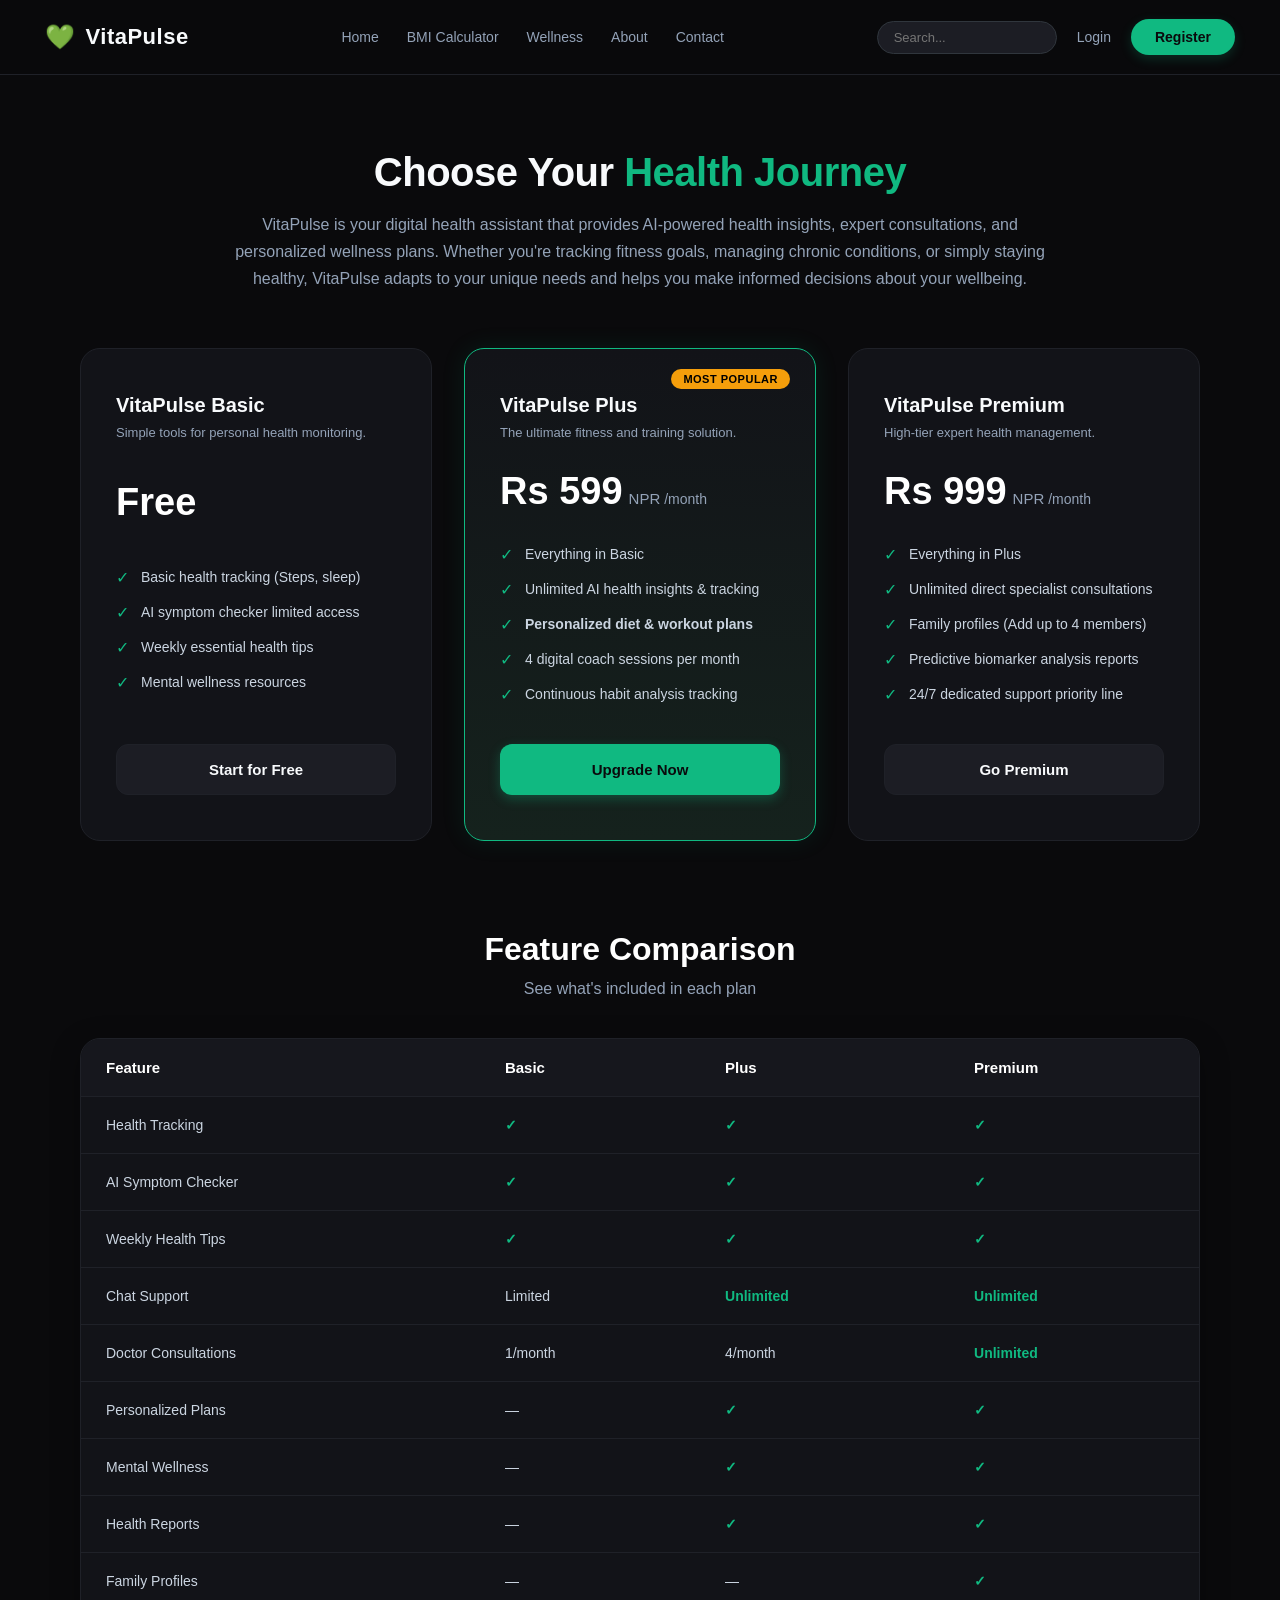
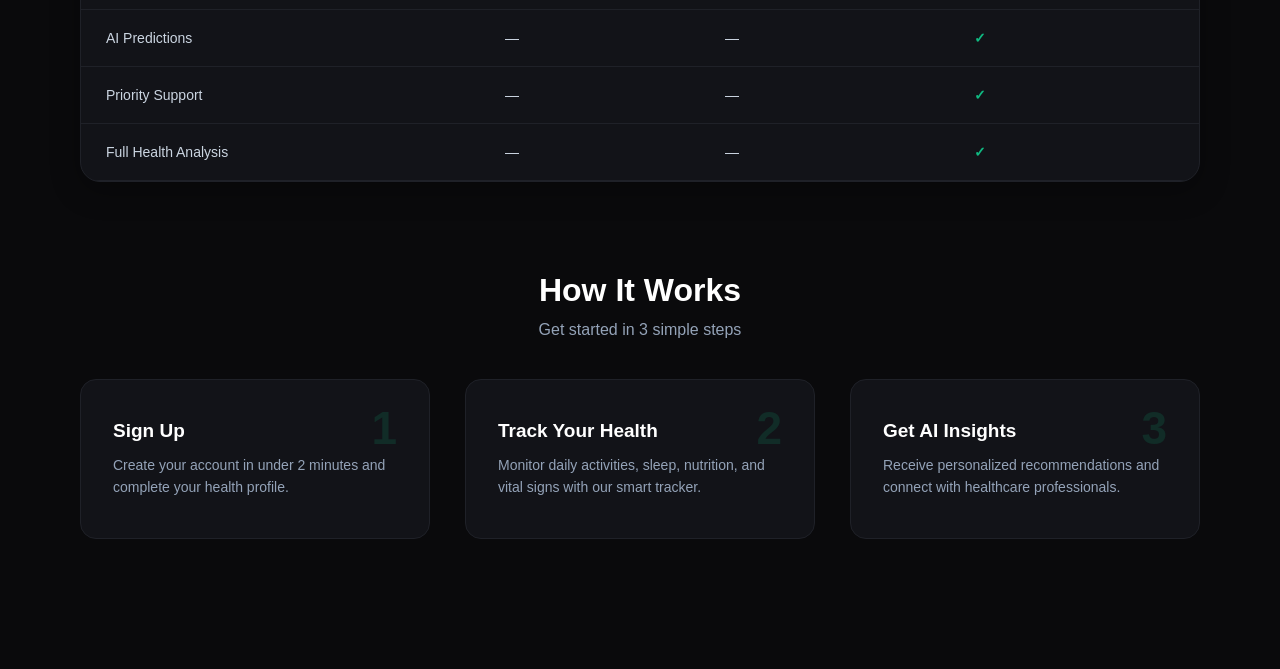
<file: learnmore.html>
<!DOCTYPE html>
<html lang="en">

<head>
    <meta charset="UTF-8">
    <meta name="viewport" content="width=device-width, initial-scale=1.0">
    <title>VitaPulse - Premium Health Plans</title>

    <style>
        :root {
            --bg-dark: #0a0a0c;
            --panel-bg: #121318;
            --panel-border: #1f2128;
            --text-primary: #f8fafc;
            --text-muted: #94a3b8;
            --primary-accent: #10b981;
            /* VitaPulse Emerald */
            --primary-accent-glow: rgba(16, 185, 129, 0.3);
            --secondary-accent: #f59e0b;
            /* Amber highlight */
        }

        * {
            box-sizing: border-box;
            margin: 0;
            padding: 0;
            font-family: 'Segoe UI', Tahoma, Geneva, Verdana, sans-serif;
        }

        body {
            background: var(--bg-dark);
            color: var(--text-primary);
            min-height: 100vh;
            overflow-x: hidden;
            display: flex;
            flex-direction: column;
        }

        /* --------------------------------------------------
       NAVIGATION BAR - MATCHED TO SCREENSHOT THEME
    -------------------------------------------------- */
        header {
            position: fixed;
            top: 0;
            left: 0;
            width: 100%;
            height: 75px;
            background: rgba(10, 10, 12, 0.85);
            backdrop-filter: blur(12px);
            border-bottom: 1px solid var(--panel-border);
            display: flex;
            justify-content: space-between;
            align-items: center;
            padding: 0 45px;
            z-index: 1000;
        }

        .brand-logo {
            display: flex;
            align-items: center;
            gap: 10px;
            font-size: 22px;
            font-weight: 700;
            color: var(--text-primary);
            text-decoration: none;
            letter-spacing: 0.5px;
        }

        .brand-logo .icon {
            color: var(--primary-accent);
            font-size: 24px;
        }

        .brand-logo span {
            color: #10b981;
        }

        .nav-links {
            display: flex;
            gap: 28px;
            list-style: none;
        }

        .nav-links a {
            color: var(--text-muted);
            text-decoration: none;
            font-size: 14px;
            font-weight: 500;
            transition: color 0.2s, transform 0.2s;
        }

        .nav-links a:hover {
            color: var(--primary-accent);
            transform: translateY(-1px);
        }

        .nav-right-actions {
            display: flex;
            align-items: center;
            gap: 20px;
        }

        .search-input {
            background: #1c1d24;
            border: 1px solid #30363d;
            border-radius: 20px;
            padding: 8px 16px;
            color: #fff;
            font-size: 13px;
            outline: none;
            width: 180px;
            transition: width 0.3s ease, border-color 0.3s;
        }

        .search-input:focus {
            width: 220px;
            border-color: var(--primary-accent);
        }

        .login-nav-btn {
            color: var(--text-muted);
            text-decoration: none;
            font-size: 14px;
            font-weight: 500;
            transition: color 0.2s;
        }

        .login-nav-btn:hover {
            color: var(--text-primary);
        }

        .register-nav-btn {
            background: var(--primary-accent);
            color: #0a0a0c;
            padding: 10px 24px;
            border-radius: 22px;
            font-weight: 600;
            font-size: 14px;
            text-decoration: none;
            transition: all 0.2s;
            box-shadow: 0 4px 12px rgba(16, 185, 129, 0.2);
        }

        .register-nav-btn:hover {
            background: #059669;
            transform: translateY(-1px);
            box-shadow: 0 4px 16px rgba(16, 185, 129, 0.35);
        }

        /* --------------------------------------------------
       HERO & INTRO CONTENT
    -------------------------------------------------- */
        main {
            margin-top: 130px;
            padding: 20px 40px 80px 40px;
            flex-grow: 1;
            display: flex;
            flex-direction: column;
            align-items: center;
            max-width: 1200px;
            margin-left: auto;
            margin-right: auto;
        }

        .page-header {
            text-align: center;
            margin-bottom: 55px;
            animation: fadeInDown 0.6s ease-out;
        }

        .page-header h1 {
            font-size: 40px;
            font-weight: 800;
            letter-spacing: -0.5px;
            margin-bottom: 16px;
        }

        .page-header h1 span {
            color: var(--primary-accent);
        }

        .page-header p {
            color: var(--text-muted);
            font-size: 16px;
            max-width: 850px;
            margin: 0 auto;
            line-height: 1.7;
        }

        /* --------------------------------------------------
       PRICING CARDS LAYOUT
    -------------------------------------------------- */
        .pricing-grid {
            display: grid;
            grid-template-columns: repeat(3, 1fr);
            gap: 32px;
            width: 100%;
            margin-bottom: 90px;
        }

        .pricing-card {
            background: var(--panel-bg);
            border: 1px solid var(--panel-border);
            border-radius: 20px;
            padding: 45px 35px;
            display: flex;
            flex-direction: column;
            justify-content: space-between;
            transition: all 0.3s cubic-bezier(0.165, 0.84, 0.44, 1);
            position: relative;
            animation: fadeInUp 0.7s ease-out;
        }

        .pricing-card:hover {
            transform: translateY(-8px);
            border-color: rgba(16, 185, 129, 0.4);
            box-shadow: 0 15px 35px rgba(16, 185, 129, 0.1);
        }

        .pricing-card.popular {
            border-color: var(--primary-accent);
            box-shadow: 0 0 25px rgba(16, 185, 129, 0.1);
            background: linear-gradient(180deg, #121318 0%, #15221d 100%);
        }

        .popular-badge {
            position: absolute;
            top: 20px;
            right: 25px;
            background: var(--secondary-accent);
            color: #000;
            font-size: 11px;
            font-weight: 700;
            text-transform: uppercase;
            padding: 4px 12px;
            border-radius: 12px;
            letter-spacing: 0.5px;
        }

        .card-head {
            margin-bottom: 30px;
        }

        .card-head h3 {
            font-size: 20px;
            font-weight: 700;
            margin-bottom: 8px;
        }

        .card-head p {
            color: var(--text-muted);
            font-size: 13px;
        }

        .card-price {
            display: flex;
            align-items: baseline;
            margin-bottom: 32px;
        }

        .card-price .amount {
            font-size: 38px;
            font-weight: 800;
            color: #fff;
        }

        .card-price .currency {
            font-size: 15px;
            color: var(--text-muted);
            margin-left: 6px;
            font-weight: 500;
        }

        .card-price .billing-cycle {
            color: var(--text-muted);
            font-size: 14px;
            margin-left: 4px;
        }

        .feature-list {
            list-style: none;
            display: flex;
            flex-direction: column;
            gap: 16px;
            margin-bottom: 40px;
        }

        .feature-list li {
            display: flex;
            align-items: center;
            gap: 12px;
            font-size: 14px;
            color: #cbd5e1;
        }

        .feature-list li .check-icon {
            color: var(--primary-accent);
            font-size: 16px;
        }

        .cta-btn {
            width: 100%;
            padding: 16px 20px;
            border-radius: 12px;
            font-weight: 600;
            font-size: 15px;
            text-align: center;
            text-decoration: none;
            border: 1px solid transparent;
            cursor: pointer;
            transition: all 0.2s ease;
        }

        .cta-btn.outline {
            background: #1c1d24;
            border: 1px solid var(--panel-border);
            color: var(--text-primary);
        }

        .cta-btn.outline:hover {
            border-color: var(--primary-accent);
            background: var(--panel-bg);
        }

        .cta-btn.filled {
            background: var(--primary-accent);
            color: #0a0a0c;
            box-shadow: 0 4px 12px var(--primary-accent-glow);
        }

        .cta-btn.filled:hover {
            background: #059669;
            transform: translateY(-1px);
        }

        /* --------------------------------------------------
       TABLE SECTION
    -------------------------------------------------- */
        .section-title {
            font-size: 32px;
            font-weight: 800;
            color: #fff;
            margin-bottom: 12px;
            text-align: center;
        }

        .section-desc {
            font-size: 16px;
            color: var(--text-muted);
            text-align: center;
            margin-bottom: 40px;
        }

        .table-container {
            width: 100%;
            background: var(--panel-bg);
            border: 1px solid var(--panel-border);
            border-radius: 20px;
            overflow: hidden;
            margin-bottom: 90px;
            box-shadow: 0 8px 30px rgba(0, 0, 0, 0.3);
        }

        .comparison-table {
            width: 100%;
            border-collapse: collapse;
            text-align: left;
        }

        .comparison-table th,
        .comparison-table td {
            padding: 20px 25px;
            font-size: 14px;
            border-bottom: 1px solid #1f2128;
        }

        .comparison-table th {
            background: #16171d;
            color: #fff;
            font-weight: 700;
            font-size: 15px;
        }

        .comparison-table td {
            color: #cbd5e1;
        }

        .comparison-table tr:hover td {
            background: rgba(255, 255, 255, 0.01);
        }

        .comparison-table .highlight-green {
            color: var(--primary-accent);
            font-weight: 600;
        }

        /* --------------------------------------------------
       HOW IT WORKS SECTION
    -------------------------------------------------- */
        .how-it-works-grid {
            display: grid;
            grid-template-columns: repeat(3, 1fr);
            gap: 35px;
            width: 100%;
            margin-bottom: 50px;
        }

        .how-card {
            background: var(--panel-bg);
            border: 1px solid var(--panel-border);
            border-radius: 16px;
            padding: 40px 32px;
            text-align: left;
            position: relative;
            transition: transform 0.2s, border-color 0.2s;
        }

        .how-card:hover {
            transform: translateY(-5px);
            border-color: rgba(16, 185, 129, 0.25);
        }

        .how-card .number {
            font-size: 46px;
            font-weight: 900;
            color: rgba(16, 185, 129, 0.15);
            position: absolute;
            top: 25px;
            right: 32px;
            line-height: 1;
        }

        .how-card h4 {
            font-size: 19px;
            font-weight: 700;
            color: #fff;
            margin-bottom: 12px;
        }

        .how-card p {
            color: var(--text-muted);
            font-size: 14px;
            line-height: 1.6;
        }

        /* --------------------------------------------------
       ANIMATIONS
    -------------------------------------------------- */
        @keyframes fadeInDown {
            from {
                opacity: 0;
                transform: translateY(-15px);
            }

            to {
                opacity: 1;
                transform: translateY(0);
            }
        }

        @keyframes fadeInUp {
            from {
                opacity: 0;
                transform: translateY(20px);
            }

            to {
                opacity: 1;
                transform: translateY(0);
            }
        }

        /* --------------------------------------------------
       RESPONSIVE DESIGN 
    -------------------------------------------------- */
        @media (max-width: 1024px) {

            .pricing-grid,
            .how-it-works-grid {
                grid-template-columns: repeat(2, 1fr);
            }
        }

        @media (max-width: 768px) {
            header {
                padding: 0 20px;
            }

            .nav-links,
            .search-input {
                display: none;
            }

            .pricing-grid,
            .how-it-works-grid {
                grid-template-columns: 1fr;
            }

            main {
                margin-top: 110px;
                padding: 20px 20px 60px 20px;
            }

            .comparison-table th,
            .comparison-table td {
                padding: 14px 12px;
                font-size: 12px;
            }
        }
    </style>
</head>

<body>

    <header>
        <a href="index.html" class="brand-logo">
            <span class="icon">💚</span> VitaPulse
        </a>

        <ul class="nav-links">
            <li><a href="index.html">Home</a></li>
            <li><a href="bmi.html">BMI Calculator</a></li>
            <li><a href="wellness.html">Wellness</a></li>
            <li><a href="about.html">About</a></li>
            <li><a href="contact.html">Contact</a></li>
        </ul>

        <div class="nav-right-actions">
            <input type="text" placeholder="Search..." class="search-input">
            <a href="login.html" class="login-nav-btn">Login</a>
            <a href="getstarted.html" class="register-nav-btn">Register</a>
        </div>
    </header>

    <main>
        <div class="page-header">
            <h1>Choose Your <span>Health Journey</span></h1>
            <p>
                VitaPulse is your digital health assistant that provides AI-powered health insights, expert
                consultations, and personalized wellness plans. Whether you're tracking fitness goals, managing chronic
                conditions, or simply staying healthy, VitaPulse adapts to your unique needs and helps you make informed
                decisions about your wellbeing.
            </p>
        </div>

        <div class="pricing-grid">

            <div class="pricing-card" style="animation-delay: 0.1s;">
                <div class="card-head">
                    <h3>VitaPulse Basic</h3>
                    <p>Simple tools for personal health monitoring.</p>
                </div>
                <div class="card-price">
                    <span class="amount">Free</span>
                </div>
                <ul class="feature-list">
                    <li><span class="check-icon">✓</span> Basic health tracking (Steps, sleep)</li>
                    <li><span class="check-icon">✓</span> AI symptom checker limited access</li>
                    <li><span class="check-icon">✓</span> Weekly essential health tips</li>
                    <li><span class="check-icon">✓</span> Mental wellness resources</li>
                </ul>
                <a href="getstarted.html" class="cta-btn outline">Start for Free</a>
            </div>

            <div class="pricing-card popular" style="animation-delay: 0.2s;">
                <span class="popular-badge">Most Popular</span>
                <div class="card-head">
                    <h3>VitaPulse Plus</h3>
                    <p>The ultimate fitness and training solution.</p>
                </div>
                <div class="card-price">
                    <span class="amount">Rs 599</span>
                    <span class="currency">NPR</span>
                    <span class="billing-cycle">/month</span>
                </div>
                <ul class="feature-list">
                    <li><span class="check-icon">✓</span> Everything in Basic</li>
                    <li><span class="check-icon">✓</span> Unlimited AI health insights & tracking</li>
                    <li><span class="check-icon">✓</span> <strong>Personalized diet & workout plans</strong></li>
                    <li><span class="check-icon">✓</span> 4 digital coach sessions per month</li>
                    <li><span class="check-icon">✓</span> Continuous habit analysis tracking</li>
                </ul>
                <a href="getstarted.html" class="cta-btn filled">Upgrade Now</a>
            </div>

            <div class="pricing-card" style="animation-delay: 0.3s;">
                <div class="card-head">
                    <h3>VitaPulse Premium</h3>
                    <p>High-tier expert health management.</p>
                </div>
                <div class="card-price">
                    <span class="amount">Rs 999</span>
                    <span class="currency">NPR</span>
                    <span class="billing-cycle">/month</span>
                </div>
                <ul class="feature-list">
                    <li><span class="check-icon">✓</span> Everything in Plus</li>
                    <li><span class="check-icon">✓</span> Unlimited direct specialist consultations</li>
                    <li><span class="check-icon">✓</span> Family profiles (Add up to 4 members)</li>
                    <li><span class="check-icon">✓</span> Predictive biomarker analysis reports</li>
                    <li><span class="check-icon">✓</span> 24/7 dedicated support priority line</li>
                </ul>
                <a href="getstarted.html" class="cta-btn outline">Go Premium</a>
            </div>

        </div>

        <div id="compare-section" style="width:100%;">
            <h2 class="section-title">Feature Comparison</h2>
            <p class="section-desc">See what's included in each plan</p>

            <div class="table-container">
                <table class="comparison-table">
                    <thead>
                        <tr>
                            <th>Feature</th>
                            <th>Basic</th>
                            <th>Plus</th>
                            <th>Premium</th>
                        </tr>
                    </thead>
                    <tbody>
                        <tr>
                            <td>Health Tracking</td>
                            <td class="highlight-green">✓</td>
                            <td class="highlight-green">✓</td>
                            <td class="highlight-green">✓</td>
                        </tr>
                        <tr>
                            <td>AI Symptom Checker</td>
                            <td class="highlight-green">✓</td>
                            <td class="highlight-green">✓</td>
                            <td class="highlight-green">✓</td>
                        </tr>
                        <tr>
                            <td>Weekly Health Tips</td>
                            <td class="highlight-green">✓</td>
                            <td class="highlight-green">✓</td>
                            <td class="highlight-green">✓</td>
                        </tr>
                        <tr>
                            <td>Chat Support</td>
                            <td>Limited</td>
                            <td class="highlight-green">Unlimited</td>
                            <td class="highlight-green">Unlimited</td>
                        </tr>
                        <tr>
                            <td>Doctor Consultations</td>
                            <td>1/month</td>
                            <td>4/month</td>
                            <td class="highlight-green">Unlimited</td>
                        </tr>
                        <tr>
                            <td>Personalized Plans</td>
                            <td>—</td>
                            <td class="highlight-green">✓</td>
                            <td class="highlight-green">✓</td>
                        </tr>
                        <tr>
                            <td>Mental Wellness</td>
                            <td>—</td>
                            <td class="highlight-green">✓</td>
                            <td class="highlight-green">✓</td>
                        </tr>
                        <tr>
                            <td>Health Reports</td>
                            <td>—</td>
                            <td class="highlight-green">✓</td>
                            <td class="highlight-green">✓</td>
                        </tr>
                        <tr>
                            <td>Family Profiles</td>
                            <td>—</td>
                            <td>—</td>
                            <td class="highlight-green">✓</td>
                        </tr>
                        <tr>
                            <td>AI Predictions</td>
                            <td>—</td>
                            <td>—</td>
                            <td class="highlight-green">✓</td>
                        </tr>
                        <tr>
                            <td>Priority Support</td>
                            <td>—</td>
                            <td>—</td>
                            <td class="highlight-green">✓</td>
                        </tr>
                        <tr>
                            <td>Full Health Analysis</td>
                            <td>—</td>
                            <td>—</td>
                            <td class="highlight-green">✓</td>
                        </tr>
                    </tbody>
                </table>
            </div>
        </div>

        <div style="width:100%;">
            <h2 class="section-title">How It Works</h2>
            <p class="section-desc">Get started in 3 simple steps</p>

            <div class="how-it-works-grid">

                <div class="how-card">
                    <div class="number">1</div>
                    <h4>Sign Up</h4>
                    <p>Create your account in under 2 minutes and complete your health profile.</p>
                </div>

                <div class="how-card">
                    <div class="number">2</div>
                    <h4>Track Your Health</h4>
                    <p>Monitor daily activities, sleep, nutrition, and vital signs with our smart tracker.</p>
                </div>

                <div class="how-card">
                    <div class="number">3</div>
                    <h4>Get AI Insights</h4>
                    <p>Receive personalized recommendations and connect with healthcare professionals.</p>
                </div>

            </div>
        </div>
    </main>

</body>

</html>
</file>
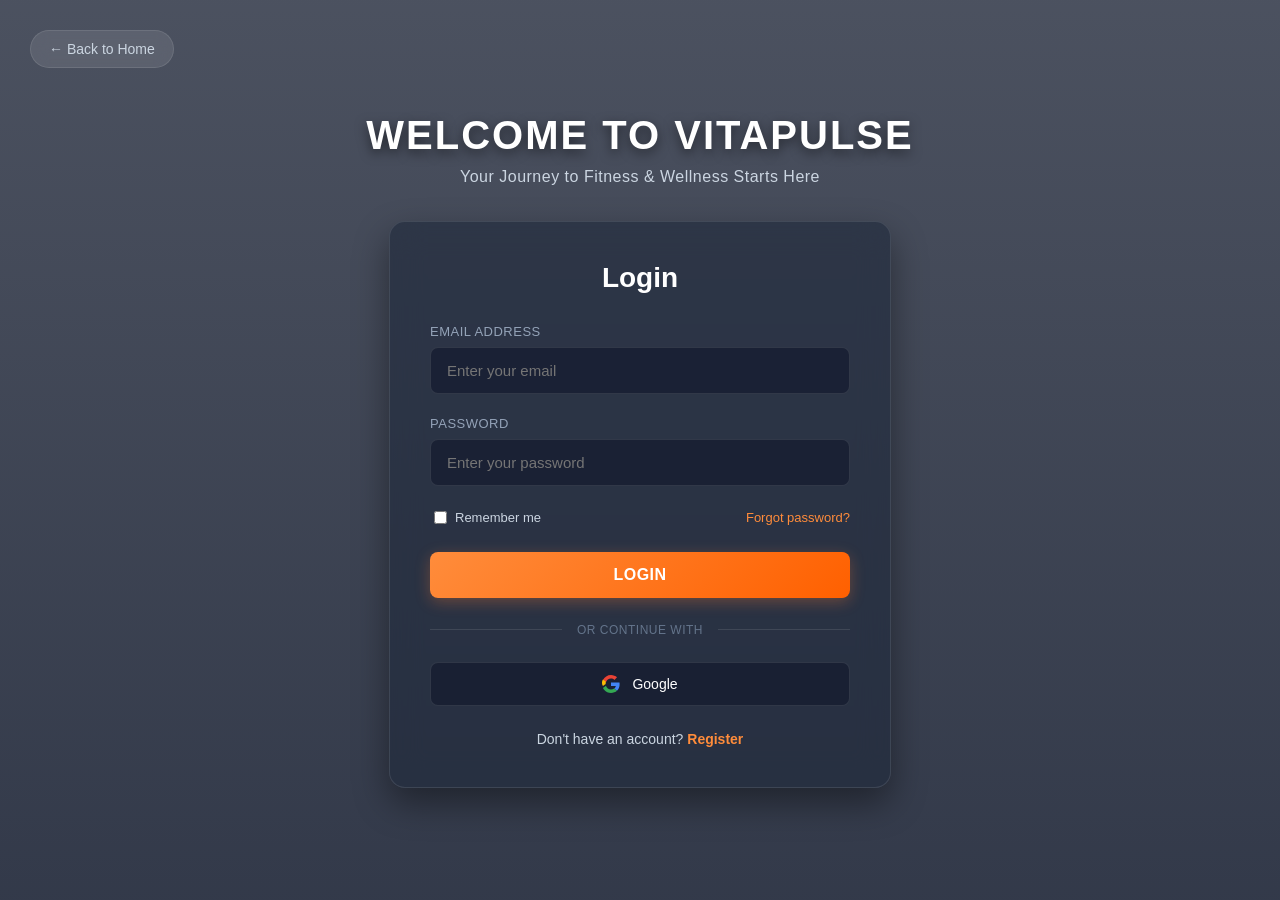
<file: login.html>
<!DOCTYPE html>
<html lang="en">

<head>
    <meta charset="UTF-8">
    <meta name="viewport" content="width=device-width, initial-scale=1.0">
    <title>Welcome to VitaPulse - Login</title>
    <style>
        body {
            margin: 0;
            font-family: 'Segoe UI', Arial, sans-serif;
            /* Soft dark overlay over a premium gym background */
            background: linear-gradient(rgba(15, 23, 42, 0.75), rgba(15, 23, 42, 0.85)),
                url('https://images.unsplash.com/photo-1540497077202-7c8a3999166f?q=80&w=1470&auto=format&fit=crop') no-repeat center center fixed;
            background-size: cover;
            color: #fff;
            min-height: 100vh;
            display: flex;
            flex-direction: column;
            justify-content: center;
            align-items: center;
            box-sizing: border-box;
            padding: 20px;
        }

        .back-home {
            position: absolute;
            top: 30px;
            left: 30px;
            background: rgba(255, 255, 255, 0.1);
            backdrop-filter: blur(8px);
            -webkit-backdrop-filter: blur(8px);
            border: 1px solid rgba(255, 255, 255, 0.1);
            color: #cbd5e1;
            padding: 10px 18px;
            border-radius: 20px;
            text-decoration: none;
            font-size: 14px;
            transition: all 0.3s ease;
        }

        .back-home:hover {
            background: rgba(255, 255, 255, 0.2);
            color: #fff;
        }

        .brand-header {
            text-align: center;
            margin-bottom: 35px;
        }

        .brand-header h1 {
            font-size: 40px;
            text-transform: uppercase;
            letter-spacing: 2px;
            margin: 0 0 10px 0;
            text-shadow: 0 4px 12px rgba(0, 0, 0, 0.5);
        }

        .brand-header p {
            color: #cbd5e1;
            margin: 0;
            font-size: 16px;
            letter-spacing: 0.5px;
        }

        /* Glassmorphism Login Container */
        .login-card {
            background: rgba(30, 41, 59, 0.6);
            backdrop-filter: blur(16px);
            -webkit-backdrop-filter: blur(16px);
            border: 1px solid rgba(255, 255, 255, 0.1);
            border-radius: 16px;
            width: 100%;
            max-width: 420px;
            padding: 40px;
            box-shadow: 0 15px 35px rgba(0, 0, 0, 0.4);
        }

        .login-card h2 {
            text-align: center;
            font-size: 28px;
            margin: 0 0 30px 0;
            font-weight: 700;
        }

        .form-group {
            margin-bottom: 22px;
        }

        .form-group label {
            display: block;
            font-size: 13px;
            color: #94a3b8;
            margin-bottom: 8px;
            text-transform: uppercase;
            letter-spacing: 0.5px;
        }

        .input-wrapper {
            position: relative;
        }

        .input-wrapper input {
            width: 100%;
            padding: 14px 16px;
            background: rgba(15, 23, 42, 0.6);
            border: 1px solid rgba(255, 255, 255, 0.1);
            border-radius: 8px;
            color: #fff;
            font-size: 15px;
            outline: none;
            box-sizing: border-box;
            transition: all 0.3s ease;
        }

        .input-wrapper input:focus {
            border-color: #ff8c3b;
            background: rgba(15, 23, 42, 0.8);
            box-shadow: 0 0 8px rgba(255, 140, 59, 0.2);
        }

        .form-options {
            display: flex;
            justify-content: space-between;
            align-items: center;
            font-size: 13px;
            margin-bottom: 25px;
        }

        .remember-me {
            display: flex;
            align-items: center;
            color: #cbd5e1;
            cursor: pointer;
        }

        .remember-me input {
            margin-right: 8px;
            accent-color: #ff8c3b;
        }

        .forgot-pwd {
            color: #ff8c3b;
            text-decoration: none;
            transition: color 0.3s;
        }

        .forgot-pwd:hover {
            color: #ff9e59;
        }

        .btn-submit {
            width: 100%;
            padding: 14px;
            background: linear-gradient(135deg, #ff8c3b, #ff6000);
            border: none;
            border-radius: 8px;
            color: #fff;
            font-size: 16px;
            font-weight: bold;
            cursor: pointer;
            text-transform: uppercase;
            letter-spacing: 0.5px;
            transition: all 0.3s ease;
            box-shadow: 0 4px 15px rgba(255, 122, 47, 0.3);
        }

        .btn-submit:hover {
            background: linear-gradient(135deg, #ff9e59, #ff741a);
            box-shadow: 0 6px 20px rgba(255, 122, 47, 0.45);
            transform: translateY(-2px);
        }

        .divider {
            display: flex;
            align-items: center;
            text-align: center;
            margin: 25px 0;
            color: #64748b;
            font-size: 12px;
            text-transform: uppercase;
            letter-spacing: 0.5px;
        }

        .divider::before,
        .divider::after {
            content: '';
            flex: 1;
            border-bottom: 1px solid rgba(255, 255, 255, 0.1);
        }

        .divider:not(:empty)::before {
            margin-right: 15px;
        }

        .divider:not(:empty)::after {
            margin-left: 15px;
        }

        /* Social Login Button: Single Google Option */
        .google-btn {
            width: 100%;
            padding: 12px;
            background: rgba(15, 23, 42, 0.6);
            border: 1px solid rgba(255, 255, 255, 0.1);
            border-radius: 8px;
            color: #fff;
            font-size: 14px;
            font-weight: 500;
            cursor: pointer;
            display: flex;
            align-items: center;
            justify-content: center;
            gap: 12px;
            transition: all 0.3s ease;
        }

        .google-btn:hover {
            background: rgba(30, 41, 59, 0.8);
            border-color: rgba(255, 255, 255, 0.2);
        }

        .footer-text {
            text-align: center;
            margin-top: 25px;
            font-size: 14px;
            color: #cbd5e1;
        }

        .footer-text a {
            color: #ff8c3b;
            text-decoration: none;
            font-weight: bold;
        }

        .footer-text a:hover {
            text-decoration: underline;
        }
    </style>
</head>

<body>

    <a href="index.html" class="back-home">← Back to Home</a>

    <div class="brand-header">
        <h1>Welcome to VitaPulse</h1>
        <p>Your Journey to Fitness & Wellness Starts Here</p>
    </div>

    <div class="login-card">
        <h2>Login</h2>

        <form action="#">
            <div class="form-group">
                <label for="email">Email Address</label>
                <div class="input-wrapper">
                    <input type="email" id="email" placeholder="Enter your email" required>
                </div>
            </div>

            <div class="form-group">
                <label for="password">Password</label>
                <div class="input-wrapper">
                    <input type="password" id="password" placeholder="Enter your password" required>
                </div>
            </div>

            <div class="form-options">
                <label class="remember-me">
                    <input type="checkbox"> Remember me
                </label>
                <a href="#" class="forgot-pwd">Forgot password?</a>
            </div>

            <button type="submit" class="btn-submit">Login</button>
        </form>

        <div class="divider">or continue with</div>

        <button class="google-btn">
            <svg width="18" height="18" viewBox="0 0 48 48">
                <path fill="#EA4335"
                    d="M24 9.5c3.54 0 6.71 1.22 9.21 3.6l6.85-6.85C35.9 2.38 30.47 0 24 0 14.62 0 6.51 5.38 2.56 13.22l7.98 6.19C12.43 13.72 17.74 9.5 24 9.5z" />
                <path fill="#4285F4"
                    d="M46.98 24.55c0-1.57-.15-3.09-.38-4.55H24v9.02h12.94c-.58 2.96-2.26 5.48-4.78 7.18l7.73 6c4.51-4.18 7.09-10.36 7.09-17.65z" />
                <path fill="#FBBC05"
                    d="M10.54 28.55c-1.16-3.42-1.16-7.14 0-10.55l-7.98-6.19C-.92 16.46-.92 24.1 2.56 29.37l7.98-6.19c-.35-.27-.67-.54-.95-.82v-.01z" />
                <path fill="#34A853"
                    d="M24 48c6.48 0 11.93-2.13 15.89-5.81l-7.73-6c-2.15 1.45-4.92 2.3-8.16 2.3-6.26 0-11.57-4.22-13.47-9.91l-7.98 6.19C6.51 42.62 14.62 48 24 48z" />
            </svg>
            Google
        </button>

        <div class="footer-text">
            Don't have an account? <a href="register.html">Register</a>
        </div>
    </div>

</body>

</html>
</file>
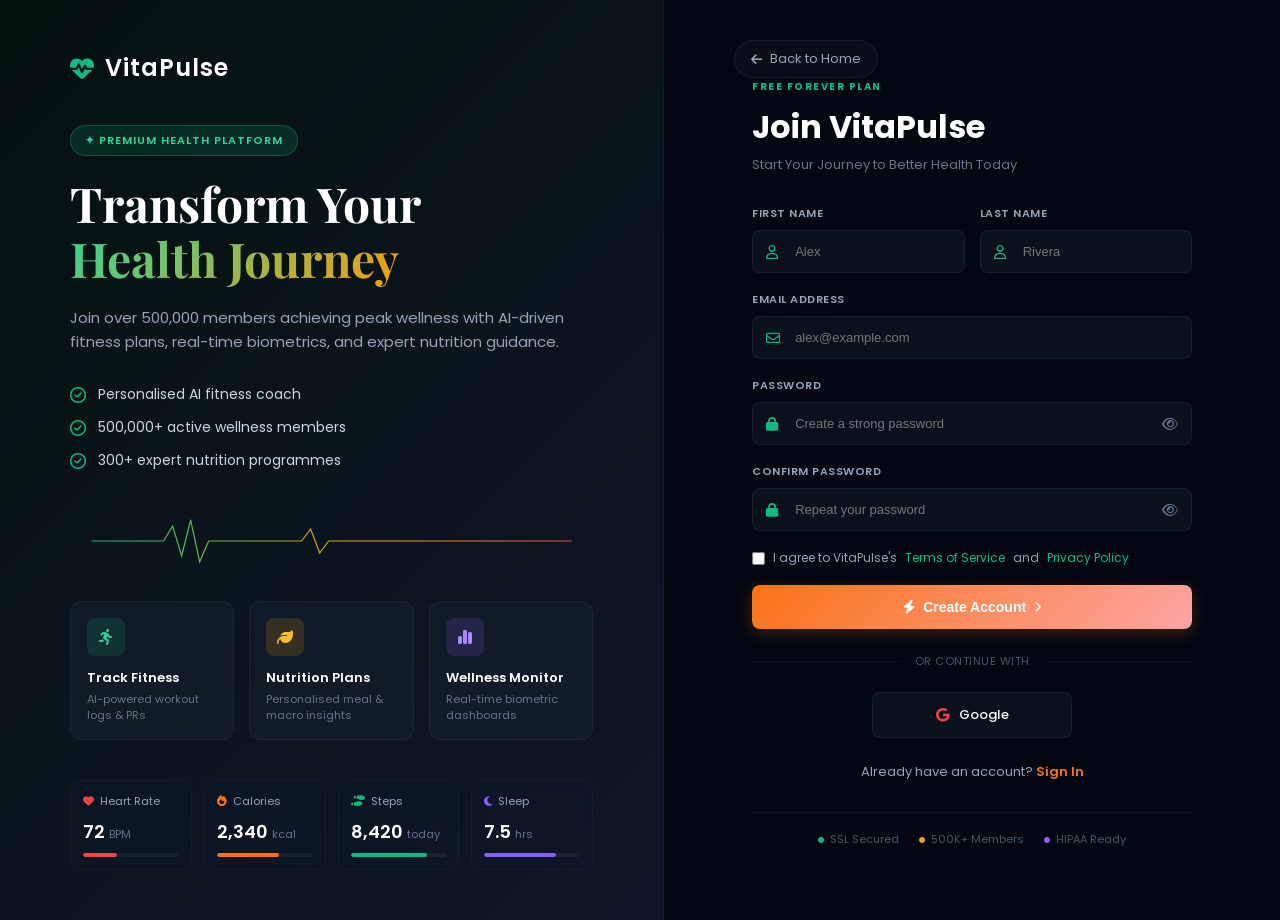
<file: register.html>
<!DOCTYPE html>
<html lang="en">

<head>
    <meta charset="UTF-8">
    <meta name="viewport" content="width=device-width, initial-scale=1.0">
    <title>Join VitaPulse</title>
    <link rel="preconnect" href="https://fonts.googleapis.com">
    <link rel="preconnect" href="https://fonts.gstatic.com" crossorigin>
    <link
        href="https://fonts.googleapis.com/css2?family=Playfair+Display:ital,wght@0,700;1,400&family=Poppins:wght@300;400;500;600&display=swap"
        rel="stylesheet">
    <link rel="stylesheet" href="https://cdnjs.cloudflare.com/ajax/libs/font-awesome/6.4.0/css/all.min.css">

    <style>
        /* Global Reset */
        * {
            box-sizing: border-box;
            margin: 0;
            padding: 0;
        }

        body {
            font-family: 'Poppins', sans-serif;
            background: #030712;
            color: #fff;
            min-height: 100vh;
            overflow-x: hidden;
        }

        .split-container {
            display: flex;
            min-height: 100vh;
            width: 100%;
        }

        /* --- Left Side: Hero Information --- */
        .left-side {
            flex: 1.1;
            padding: 50px 70px;
            background: linear-gradient(135deg, rgba(6, 18, 14, 0.9), rgba(15, 23, 42, 0.95)),
                url('https://images.unsplash.com/photo-1517838277536-f5f99be501cd?q=80&w=1470&auto=format&fit=crop') no-repeat center center;
            background-size: cover;
            display: flex;
            flex-direction: column;
            justify-content: space-between;
            position: relative;
            border-right: 1px solid rgba(255, 255, 255, 0.05);
        }

        .brand-logo {
            font-size: 24px;
            font-weight: 600;
            letter-spacing: 1px;
            display: flex;
            align-items: center;
            gap: 10px;
            color: #fff;
        }

        .brand-logo i {
            color: #10b981;
        }

        .premium-tag {
            display: inline-block;
            background: rgba(16, 185, 129, 0.15);
            border: 1px solid rgba(16, 185, 129, 0.3);
            color: #34d399;
            padding: 6px 14px;
            border-radius: 20px;
            font-size: 11px;
            font-weight: 600;
            letter-spacing: 1px;
            margin-top: 40px;
            width: max-content;
        }

        .main-heading {
            font-family: 'Playfair Display', serif;
            font-size: 48px;
            font-weight: 700;
            line-height: 1.15;
            margin-top: 20px;
            margin-bottom: 20px;
            color: #fff;
        }

        .gradient-text {
            background: linear-gradient(135deg, #34d399, #f59e0b);
            -webkit-background-clip: text;
            -webkit-text-fill-color: transparent;
        }

        .description {
            color: #94a3b8;
            font-size: 15px;
            line-height: 1.6;
            max-width: 540px;
            margin-bottom: 30px;
        }

        .features-list {
            list-style: none;
            margin-bottom: 40px;
        }

        .features-list li {
            font-size: 14px;
            color: #cbd5e1;
            margin-bottom: 12px;
            display: flex;
            align-items: center;
            gap: 12px;
        }

        .features-list li i {
            color: #10b981;
            font-size: 16px;
        }

        /* Pulse Graphic */
        .pulse-divider {
            width: 100%;
            height: 60px;
            margin-bottom: 30px;
        }

        .pulse-svg {
            width: 100%;
            height: 100%;
        }

        /* Highlight feature teaser cards */
        .feature-cards {
            display: grid;
            grid-template-columns: repeat(3, 1fr);
            gap: 15px;
            margin-bottom: 40px;
        }

        .feat-card {
            background: rgba(30, 41, 59, 0.35);
            backdrop-filter: blur(10px);
            -webkit-backdrop-filter: blur(10px);
            border: 1px solid rgba(255, 255, 255, 0.05);
            padding: 16px;
            border-radius: 12px;
            transition: all 0.3s ease;
        }

        .feat-card:hover {
            background: rgba(30, 41, 59, 0.5);
            border-color: rgba(255, 255, 255, 0.1);
        }

        .feat-icon-box {
            width: 38px;
            height: 38px;
            border-radius: 8px;
            display: flex;
            align-items: center;
            justify-content: center;
            font-size: 16px;
            margin-bottom: 12px;
        }

        .green-icon {
            background: rgba(16, 185, 129, 0.15);
            color: #34d399;
        }

        .orange-icon {
            background: rgba(245, 158, 11, 0.15);
            color: #fbbf24;
        }

        .purple-icon {
            background: rgba(139, 92, 246, 0.15);
            color: #a78bfa;
        }

        .feat-card h4 {
            font-size: 13px;
            font-weight: 600;
            color: #fff;
            margin-bottom: 4px;
        }

        .feat-card p {
            font-size: 11px;
            color: #64748b;
            line-height: 1.4;
        }

        /* Footer live metrics */
        .stats-row {
            display: grid;
            grid-template-columns: repeat(4, 1fr);
            gap: 12px;
        }

        .stat-box {
            background: rgba(15, 23, 42, 0.45);
            backdrop-filter: blur(8px);
            -webkit-backdrop-filter: blur(8px);
            border: 1px solid rgba(255, 255, 255, 0.03);
            border-radius: 10px;
            padding: 12px;
            display: flex;
            flex-direction: column;
            justify-content: space-between;
        }

        .stat-label {
            font-size: 11px;
            color: #94a3b8;
            display: flex;
            align-items: center;
            gap: 6px;
            margin-bottom: 8px;
        }

        .stat-value {
            font-size: 18px;
            font-weight: 600;
            color: #fff;
            margin-bottom: 8px;
        }

        .stat-value small {
            font-size: 11px;
            color: #64748b;
            font-weight: 400;
        }

        .stat-bar {
            width: 100%;
            height: 4px;
            background: rgba(255, 255, 255, 0.05);
            border-radius: 2px;
            overflow: hidden;
        }

        .bar-fill {
            height: 100%;
            border-radius: 2px;
        }

        .red-stat .stat-label i {
            color: #ef4444;
        }

        .red-stat .bar-fill {
            background: #ef4444;
        }

        .orange-stat .stat-label i {
            color: #f97316;
        }

        .orange-stat .bar-fill {
            background: #f97316;
        }

        .green-stat .stat-label i {
            color: #10b981;
        }

        .green-stat .bar-fill {
            background: #10b981;
        }

        .purple-stat .stat-label i {
            color: #8b5cf6;
        }

        .purple-stat .bar-fill {
            background: #8b5cf6;
        }


        /* --- Right Side: Register Form --- */
        .right-side {
            flex: 1;
            padding: 45px 70px;
            background: #030712;
            display: flex;
            flex-direction: column;
            justify-content: center;
            position: relative;
        }

        .back-btn {
            position: absolute;
            top: 40px;
            left: 70px;
            color: #94a3b8;
            text-decoration: none;
            font-size: 13px;
            display: flex;
            align-items: center;
            gap: 8px;
            background: rgba(255, 255, 255, 0.03);
            border: 1px solid rgba(255, 255, 255, 0.06);
            padding: 8px 16px;
            border-radius: 20px;
            transition: all 0.3s ease;
        }

        .back-btn:hover {
            color: #fff;
            background: rgba(255, 255, 255, 0.08);
        }

        .register-form-container {
            max-width: 440px;
            width: 100%;
            margin: 0 auto;
        }

        .free-plan-tag {
            color: #10b981;
            font-size: 10px;
            font-weight: 700;
            letter-spacing: 1.5px;
            display: inline-block;
            margin-bottom: 8px;
        }

        .register-form-container h2 {
            font-size: 32px;
            font-weight: 700;
            color: #fff;
            margin-bottom: 4px;
        }

        .subtitle {
            color: #64748b;
            font-size: 13px;
            margin-bottom: 30px;
        }

        .form-row {
            display: flex;
            gap: 15px;
        }

        .form-group {
            margin-bottom: 18px;
            flex: 1;
        }

        .form-group label {
            display: block;
            color: #94a3b8;
            font-size: 11px;
            font-weight: 600;
            letter-spacing: 0.5px;
            margin-bottom: 8px;
        }

        .input-wrapper {
            position: relative;
            display: flex;
            align-items: center;
        }

        .input-icon {
            position: absolute;
            left: 14px;
            color: #10b981;
            font-size: 14px;
        }

        .input-wrapper input {
            width: 100%;
            padding: 13px 14px 13px 42px;
            background: rgba(30, 41, 59, 0.3);
            border: 1px solid rgba(255, 255, 255, 0.06);
            border-radius: 8px;
            color: #fff;
            font-size: 13px;
            outline: none;
            transition: all 0.3s ease;
        }

        .input-wrapper input:focus {
            background: rgba(30, 41, 59, 0.5);
            border-color: #10b981;
            box-shadow: 0 0 10px rgba(16, 185, 129, 0.1);
        }

        .toggle-password {
            position: absolute;
            right: 14px;
            color: #64748b;
            cursor: pointer;
            font-size: 14px;
            transition: color 0.3s ease;
        }

        .toggle-password:hover {
            color: #94a3b8;
        }

        .register-terms {
            margin: 18px 0;
            font-size: 12px;
            color: #94a3b8;
        }

        .remember-me {
            display: flex;
            align-items: center;
            gap: 8px;
            cursor: pointer;
        }

        .remember-me input {
            accent-color: #f97316;
            cursor: pointer;
        }

        .remember-me a {
            color: #10b981;
            text-decoration: none;
        }

        .remember-me a:hover {
            text-decoration: underline;
        }

        /* Submit Button matching Figma */
        .submit-register-btn {
            width: 100%;
            padding: 14px;
            background: linear-gradient(135deg, #f97316, #fca5a5);
            border: none;
            border-radius: 8px;
            color: #fff;
            font-size: 14px;
            font-weight: 600;
            cursor: pointer;
            display: flex;
            align-items: center;
            justify-content: center;
            gap: 8px;
            transition: all 0.3s ease;
            box-shadow: 0 4px 15px rgba(249, 115, 22, 0.25);
            margin-bottom: 24px;
        }

        .submit-register-btn:hover {
            background: linear-gradient(135deg, #fb923c, #fecdd3);
            box-shadow: 0 6px 18px rgba(249, 115, 22, 0.35);
            transform: translateY(-1.5px);
        }

        .submit-register-btn .arrow-right {
            font-size: 11px;
            transition: transform 0.2s ease;
        }

        .submit-register-btn:hover .arrow-right {
            transform: translateX(3px);
        }

        .divider {
            display: flex;
            align-items: center;
            text-align: center;
            color: #475569;
            font-size: 11px;
            text-transform: uppercase;
            letter-spacing: 0.5px;
            margin: 22px 0;
        }

        .divider::before,
        .divider::after {
            content: '';
            flex: 1;
            border-bottom: 1px solid rgba(255, 255, 255, 0.05);
        }

        .divider:not(:empty)::before {
            margin-right: 15px;
        }

        .divider:not(:empty)::after {
            margin-left: 15px;
        }

        /* Social Login: Exclusive Google login row */
        .social-login-row {
            display: flex;
            justify-content: center;
            margin-bottom: 24px;
        }

        .social-btn {
            width: 100%;
            max-width: 200px;
            padding: 12px;
            background: rgba(30, 41, 59, 0.3);
            border: 1px solid rgba(255, 255, 255, 0.06);
            border-radius: 8px;
            color: #fff;
            font-size: 13px;
            font-weight: 500;
            text-decoration: none;
            display: flex;
            align-items: center;
            justify-content: center;
            gap: 10px;
            transition: all 0.3s ease;
        }

        .social-btn:hover {
            background: rgba(30, 41, 59, 0.5);
            border-color: rgba(255, 255, 255, 0.12);
        }

        .social-btn i {
            color: #ef4444;
            font-size: 14px;
        }

        .signup-text {
            text-align: center;
            color: #94a3b8;
            font-size: 13px;
            margin-bottom: 30px;
        }

        .orange-link {
            color: #f97316;
            text-decoration: none;
            font-weight: 600;
        }

        .orange-link:hover {
            text-decoration: underline;
        }

        /* Footer compliance badges */
        .security-badges {
            display: flex;
            justify-content: center;
            gap: 20px;
            border-top: 1px solid rgba(255, 255, 255, 0.04);
            padding-top: 18px;
        }

        .security-badges span {
            display: flex;
            align-items: center;
            gap: 6px;
            font-size: 11px;
            color: #475569;
        }

        .security-badges i {
            font-size: 6px;
        }

        .ssl-dot {
            color: #10b981;
        }

        .members-dot {
            color: #f59e0b;
        }

        .hipaa-dot {
            color: #8b5cf6;
        }

        /* Responsive layout */
        @media (max-width: 1024px) {
            .split-container {
                flex-direction: column;
            }

            .left-side {
                padding: 40px 30px;
            }

            .right-side {
                padding: 80px 30px 40px 30px;
            }

            .back-btn {
                top: 25px;
                left: 30px;
            }
        }
    </style>
</head>

<body class="register-body">

    <div class="split-container">
        <div class="left-side">
            <div class="brand-logo">
                <i class="fa-solid fa-heart-pulse"></i> VitaPulse
            </div>

            <div>
                <span class="premium-tag">✦ PREMIUM HEALTH PLATFORM</span>

                <h1 class="main-heading">Transform Your <br><span class="gradient-text">Health Journey</span></h1>

                <p class="description">
                    Join over 500,000 members achieving peak wellness with AI-driven fitness plans, real-time
                    biometrics,
                    and expert nutrition guidance.
                </p>

                <ul class="features-list">
                    <li><i class="fa-regular fa-circle-check"></i> Personalised AI fitness coach</li>
                    <li><i class="fa-regular fa-circle-check"></i> 500,000+ active wellness members</li>
                    <li><i class="fa-regular fa-circle-check"></i> 300+ expert nutrition programmes</li>
                </ul>

                <div class="pulse-divider">
                    <svg viewBox="0 0 800 100" class="pulse-svg">
                        <path
                            d="M 0 50 L 120 50 L 135 25 L 150 75 L 165 15 L 180 85 L 195 50 L 350 50 L 365 30 L 380 70 L 395 50 L 800 50"
                            fill="none" stroke="url(#pulse-gradient)" stroke-width="2" />
                        <defs>
                            <linearGradient id="pulse-gradient" x1="0%" y1="0%" x2="100%" y2="0%">
                                <stop offset="0%" stop-color="#10b981" />
                                <stop offset="60%" stop-color="#f59e0b" />
                                <stop offset="100%" stop-color="#ef4444" />
                            </linearGradient>
                        </defs>
                    </svg>
                </div>

                <div class="feature-cards">
                    <div class="feat-card">
                        <div class="feat-icon-box green-icon"><i class="fa-solid fa-person-running"></i></div>
                        <h4>Track Fitness</h4>
                        <p>AI-powered workout logs & PRs</p>
                    </div>
                    <div class="feat-card">
                        <div class="feat-icon-box orange-icon"><i class="fa-solid fa-leaf"></i></div>
                        <h4>Nutrition Plans</h4>
                        <p>Personalised meal & macro insights</p>
                    </div>
                    <div class="feat-card">
                        <div class="feat-icon-box purple-icon"><i class="fa-solid fa-chart-simple"></i></div>
                        <h4>Wellness Monitor</h4>
                        <p>Real-time biometric dashboards</p>
                    </div>
                </div>
            </div>

            <div class="stats-row">
                <div class="stat-box red-stat">
                    <span class="stat-label"><i class="fa-solid fa-heart"></i> Heart Rate</span>
                    <span class="stat-value">72 <small>BPM</small></span>
                    <div class="stat-bar">
                        <div class="bar-fill" style="width: 35%;"></div>
                    </div>
                </div>
                <div class="stat-box orange-stat">
                    <span class="stat-label"><i class="fa-solid fa-fire"></i> Calories</span>
                    <span class="stat-value">2,340 <small>kcal</small></span>
                    <div class="stat-bar">
                        <div class="bar-fill" style="width: 65%;"></div>
                    </div>
                </div>
                <div class="stat-box green-stat">
                    <span class="stat-label"><i class="fa-solid fa-shoe-prints"></i> Steps</span>
                    <span class="stat-value">8,420 <small>today</small></span>
                    <div class="stat-bar">
                        <div class="bar-fill" style="width: 80%;"></div>
                    </div>
                </div>
                <div class="stat-box purple-stat">
                    <span class="stat-label"><i class="fa-solid fa-moon"></i> Sleep</span>
                    <span class="stat-value">7.5 <small>hrs</small></span>
                    <div class="stat-bar">
                        <div class="bar-fill" style="width: 75%;"></div>
                    </div>
                </div>
            </div>
        </div>

        <div class="right-side">
            <a href="index.html" class="back-btn"><i class="fa-solid fa-arrow-left"></i> Back to Home</a>

            <div class="register-form-container">
                <span class="free-plan-tag">FREE FOREVER PLAN</span>
                <h2>Join VitaPulse</h2>
                <p class="subtitle">Start Your Journey to Better Health Today</p>

                <form action="#">
                    <div class="form-row">
                        <div class="form-group">
                            <label for="first-name">FIRST NAME</label>
                            <div class="input-wrapper">
                                <i class="fa-regular fa-user input-icon"></i>
                                <input type="text" id="first-name" placeholder="Alex" required>
                            </div>
                        </div>
                        <div class="form-group">
                            <label for="last-name">LAST NAME</label>
                            <div class="input-wrapper">
                                <i class="fa-regular fa-user input-icon"></i>
                                <input type="text" id="last-name" placeholder="Rivera" required>
                            </div>
                        </div>
                    </div>

                    <div class="form-group">
                        <label for="reg-email">EMAIL ADDRESS</label>
                        <div class="input-wrapper">
                            <i class="fa-regular fa-envelope input-icon"></i>
                            <input type="email" id="reg-email" placeholder="alex@example.com" required>
                        </div>
                    </div>

                    <div class="form-group">
                        <label for="reg-password">PASSWORD</label>
                        <div class="input-wrapper">
                            <i class="fa-solid fa-lock input-icon"></i>
                            <input type="password" id="reg-password" placeholder="Create a strong password" required>
                            <i class="fa-regular fa-eye toggle-password" id="togglePasswordReg"></i>
                        </div>
                    </div>

                    <div class="form-group">
                        <label for="confirm-password">CONFIRM PASSWORD</label>
                        <div class="input-wrapper">
                            <i class="fa-solid fa-lock input-icon"></i>
                            <input type="password" id="confirm-password" placeholder="Repeat your password" required>
                            <i class="fa-regular fa-eye toggle-password" id="toggleConfirmPassword"></i>
                        </div>
                    </div>

                    <div class="form-options register-terms">
                        <label class="remember-me">
                            <input type="checkbox" required> I agree to VitaPulse's <a href="#">Terms of Service</a> and
                            <a href="#">Privacy Policy</a>
                        </label>
                    </div>

                    <button type="submit" class="submit-register-btn">
                        <i class="fa-solid fa-bolt"></i> Create Account <i
                            class="fa-solid fa-chevron-right arrow-right"></i>
                    </button>
                </form>

                <div class="divider">or continue with</div>

                <div class="social-login-row">
                    <a href="#" class="social-btn">
                        <i class="fa-brands fa-google"></i> Google
                    </a>
                </div>

                <p class="signup-text">Already have an account? <a href="login.html" class="orange-link">Sign In</a></p>

                <div class="security-badges">
                    <span><i class="fa-solid fa-circle ssl-dot"></i> SSL Secured</span>
                    <span><i class="fa-solid fa-circle members-dot"></i> 500K+ Members</span>
                    <span><i class="fa-solid fa-circle hipaa-dot"></i> HIPAA Ready</span>
                </div>
            </div>
        </div>
    </div>

    <script>
        // Form interactivity for toggling password visibility
        const togglePasswordReg = document.querySelector('#togglePasswordReg');
        const regPassword = document.querySelector('#reg-password');
        togglePasswordReg.addEventListener('click', function () {
            const type = regPassword.getAttribute('type') === 'password' ? 'text' : 'password';
            regPassword.setAttribute('type', type);
            this.classList.toggle('fa-eye-slash');
        });

        const toggleConfirmPassword = document.querySelector('#toggleConfirmPassword');
        const confirmPassword = document.querySelector('#confirm-password');
        toggleConfirmPassword.addEventListener('click', function () {
            const type = confirmPassword.getAttribute('type') === 'password' ? 'text' : 'password';
            confirmPassword.setAttribute('type', type);
            this.classList.toggle('fa-eye-slash');
        });
    </script>
</body>

</html>
</file>
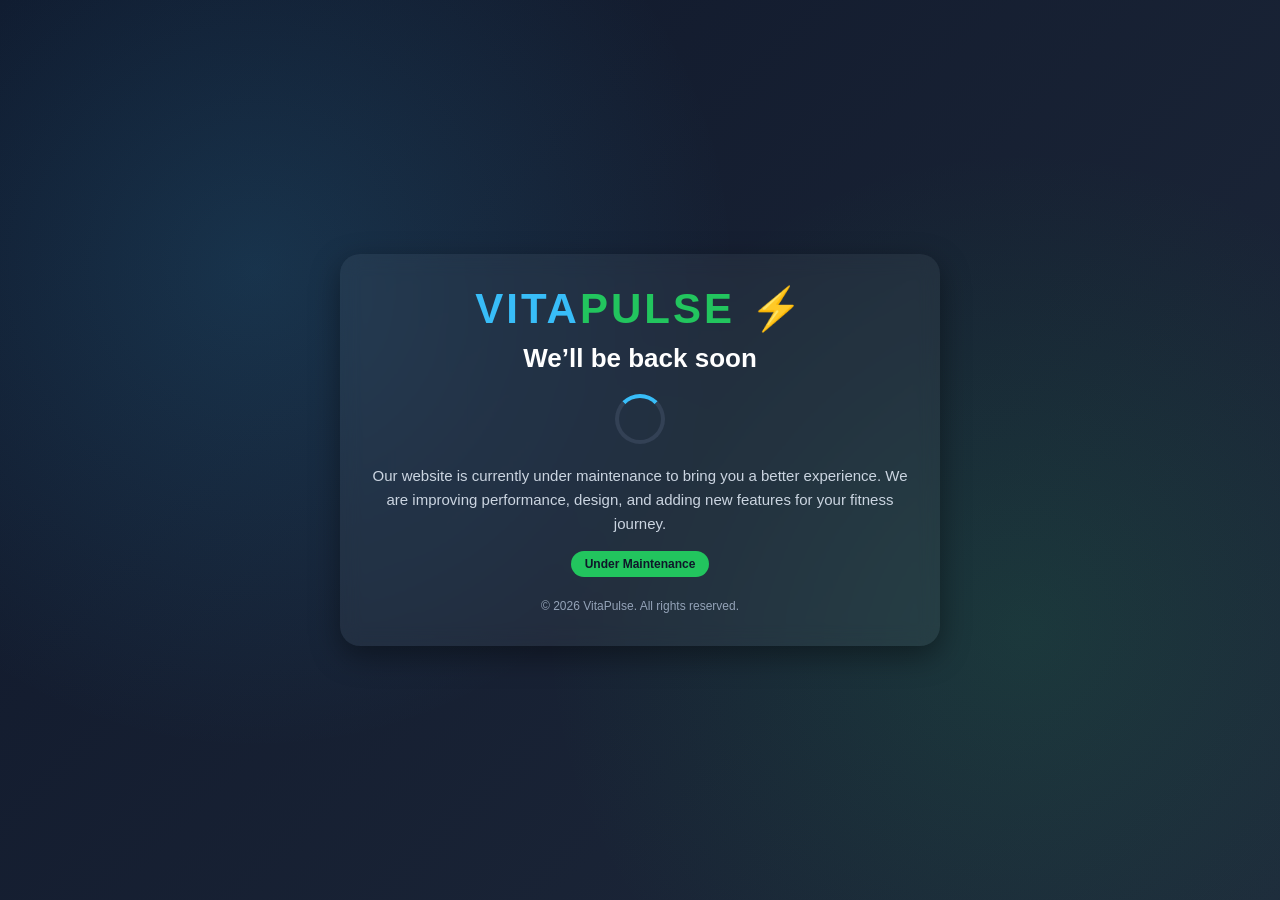
<file: testing.html>
<!DOCTYPE html>
<html lang="en">
<head>
  <meta charset="UTF-8" />
  <meta name="viewport" content="width=device-width, initial-scale=1.0" />
  <title>VitaPulse - Under Maintenance</title>

  <style>
    * {
      margin: 0;
      padding: 0;
      box-sizing: border-box;
    }

    body {
      font-family: Arial, sans-serif;
      background: linear-gradient(135deg, #0f172a, #1e293b);
      color: #ffffff;
      display: flex;
      justify-content: center;
      align-items: center;
      height: 100vh;
      text-align: center;
      overflow: hidden;
      position: relative;
    }

    /* Soft glowing background effect */
    body::before {
      content: "";
      position: absolute;
      inset: 0;
      background: radial-gradient(circle at 20% 30%, rgba(56,189,248,0.15), transparent 40%),
                  radial-gradient(circle at 80% 70%, rgba(34,197,94,0.12), transparent 40%);
      animation: moveGlow 8s ease-in-out infinite alternate;
      z-index: 0;
    }

    @keyframes moveGlow {
      from { transform: scale(1); }
      to { transform: scale(1.2); }
    }

    .container {
      position: relative;
      z-index: 1;
      max-width: 600px;
      padding: 30px;
      background: rgba(255, 255, 255, 0.05);
      border-radius: 20px;
      box-shadow: 0 10px 30px rgba(0,0,0,0.4);
      backdrop-filter: blur(10px);
    }

    .logo {
      font-size: 42px;
      font-weight: 800;
      margin-bottom: 10px;
      color: #38bdf8;
      letter-spacing: 3px;
      text-transform: uppercase;
    }

    .logo span {
      color: #22c55e;
    }

    h1 {
      font-size: 26px;
      margin-bottom: 10px;
    }

    p {
      font-size: 15px;
      color: #cbd5e1;
      line-height: 1.6;
      margin-top: 10px;
    }

    .loader {
      margin: 20px auto;
      border: 4px solid #334155;
      border-top: 4px solid #38bdf8;
      border-radius: 50%;
      width: 50px;
      height: 50px;
      animation: spin 1s linear infinite;
    }

    @keyframes spin {
      0% { transform: rotate(0deg); }
      100% { transform: rotate(360deg); }
    }

    .badge {
      display: inline-block;
      margin-top: 15px;
      padding: 6px 14px;
      background: #22c55e;
      border-radius: 20px;
      font-size: 12px;
      color: #0f172a;
      font-weight: bold;
    }

    #countdown {
      margin-top: 12px;
      color: #38bdf8;
      font-weight: bold;
      font-size: 14px;
    }

    .footer {
      margin-top: 20px;
      font-size: 12px;
      color: #94a3b8;
    }

    /* Mobile responsive */
    @media (max-width: 600px) {
      .container {
        margin: 20px;
        padding: 20px;
      }

      h1 {
        font-size: 20px;
      }

      .logo {
        font-size: 34px;
      }
    }
  </style>
</head>

<body>

  <div class="container">

    <div class="logo">Vita<span>Pulse</span> ⚡</div>

    <h1>We’ll be back soon</h1>

    <div class="loader"></div>

    <p>
      Our website is currently under maintenance to bring you a better experience.
      We are improving performance, design, and adding new features for your fitness journey.
    </p>

    <div class="badge">Under Maintenance</div>

    <p id="countdown"></p>

    <p class="footer">
      © 2026 VitaPulse. All rights reserved.
    </p>

  </div>

  <script>
    // Countdown (change date if needed)
    const targetDate = new Date("2026-05-01T00:00:00").getTime();

    const countdown = setInterval(() => {
      const now = new Date().getTime();
      const diff = targetDate - now;

      const days = Math.floor(diff / (1000 * 60 * 60 * 24));
      const hours = Math.floor((diff % (1000 * 60 * 60 * 24)) / (1000*60*60));
      const mins = Math.floor((diff % (1000 * 60 * 60)) / (1000*60));

      if (diff > 0) {
        document.getElementById("countdown").innerHTML =
          `Back in ${days}d ${hours}h ${mins}m`;
      } else {
        document.getElementById("countdown").innerHTML =
          "We are back online!";
        clearInterval(countdown);
      }
    }, 1000);
  </script>

</body>
</html>
</file>
